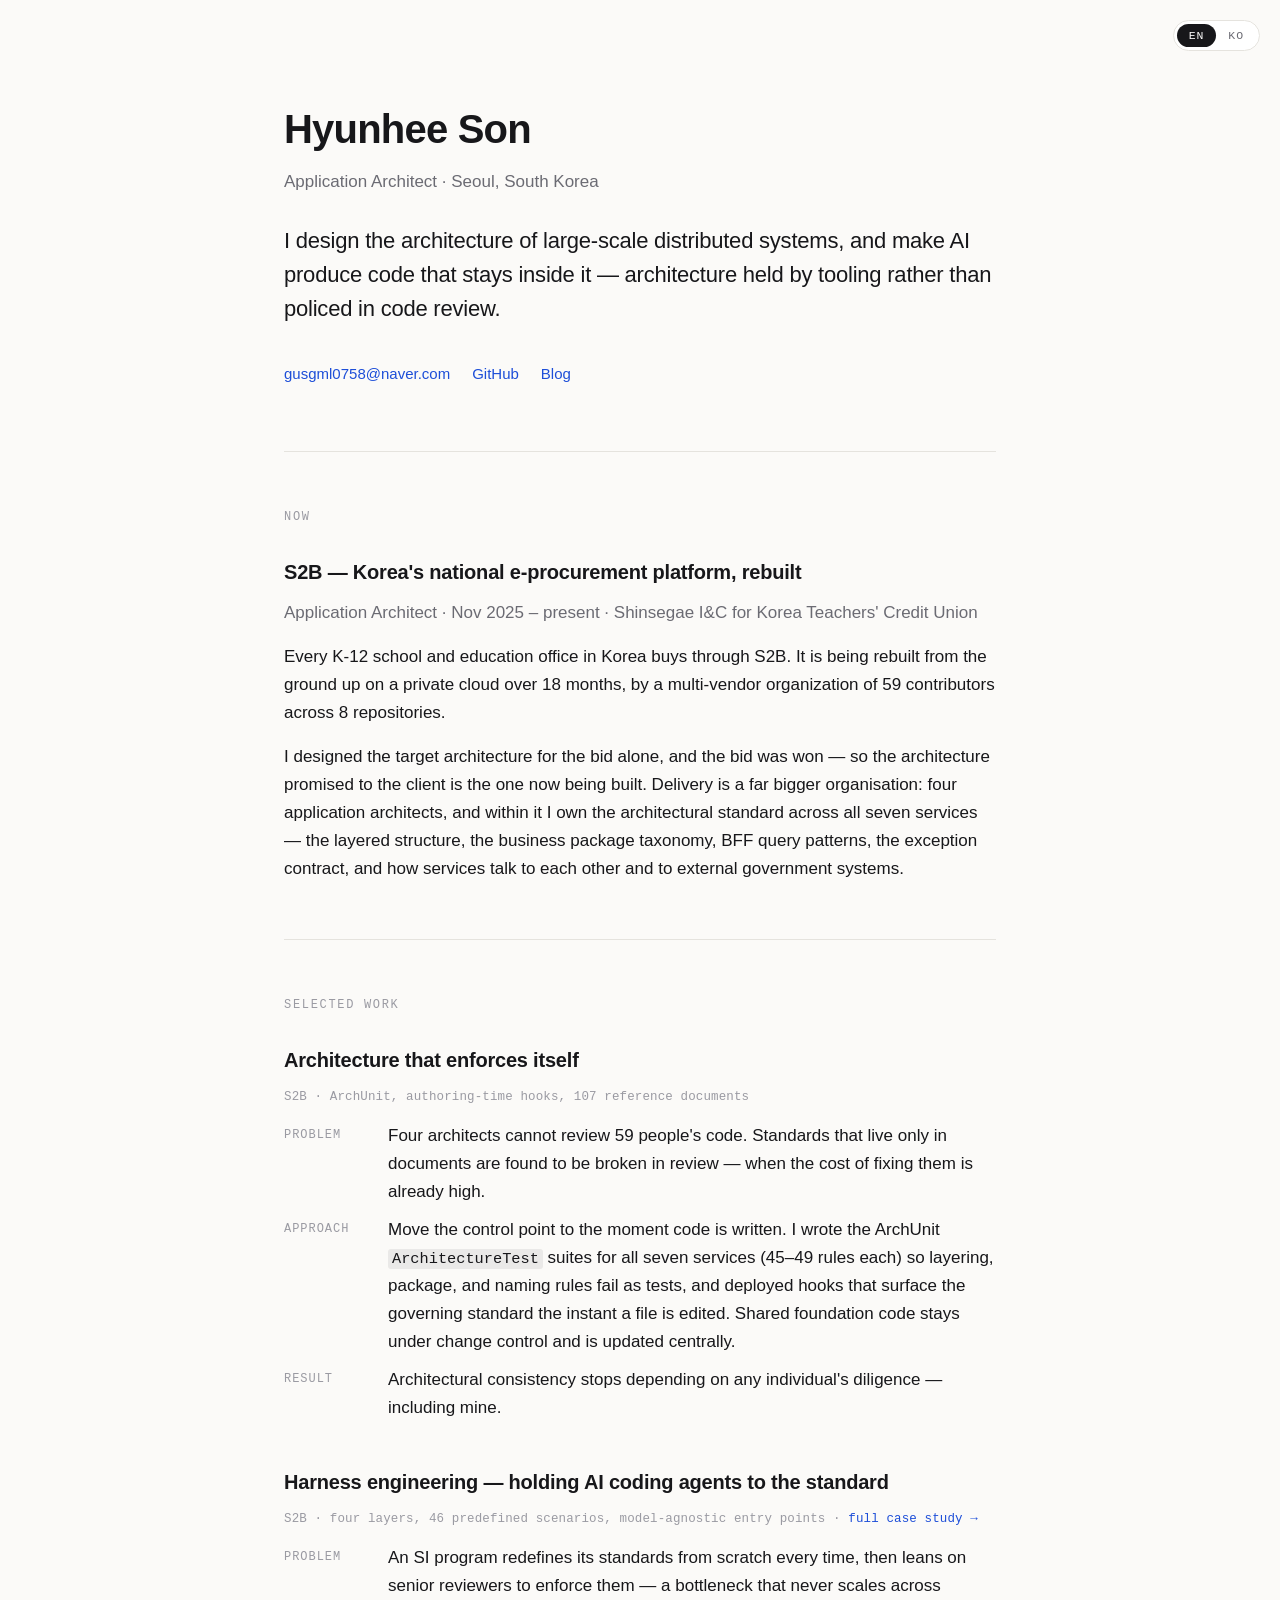
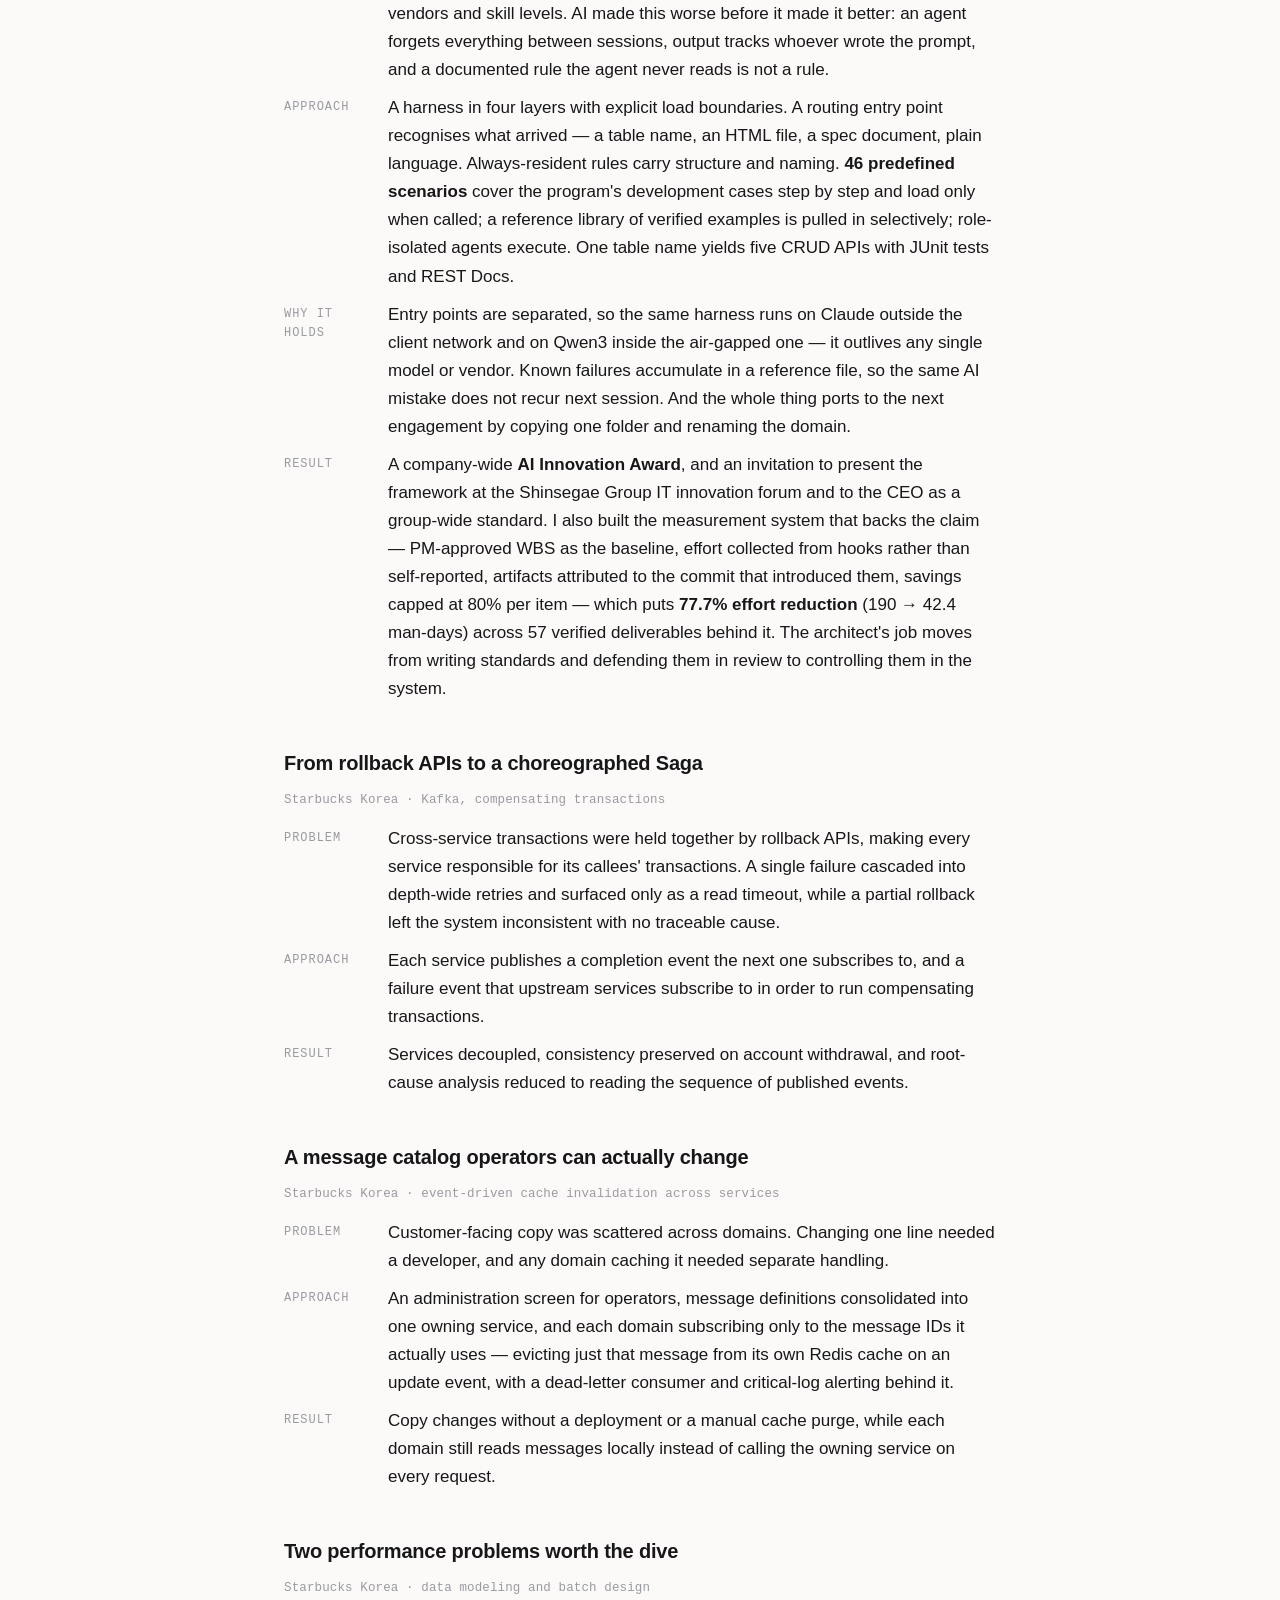
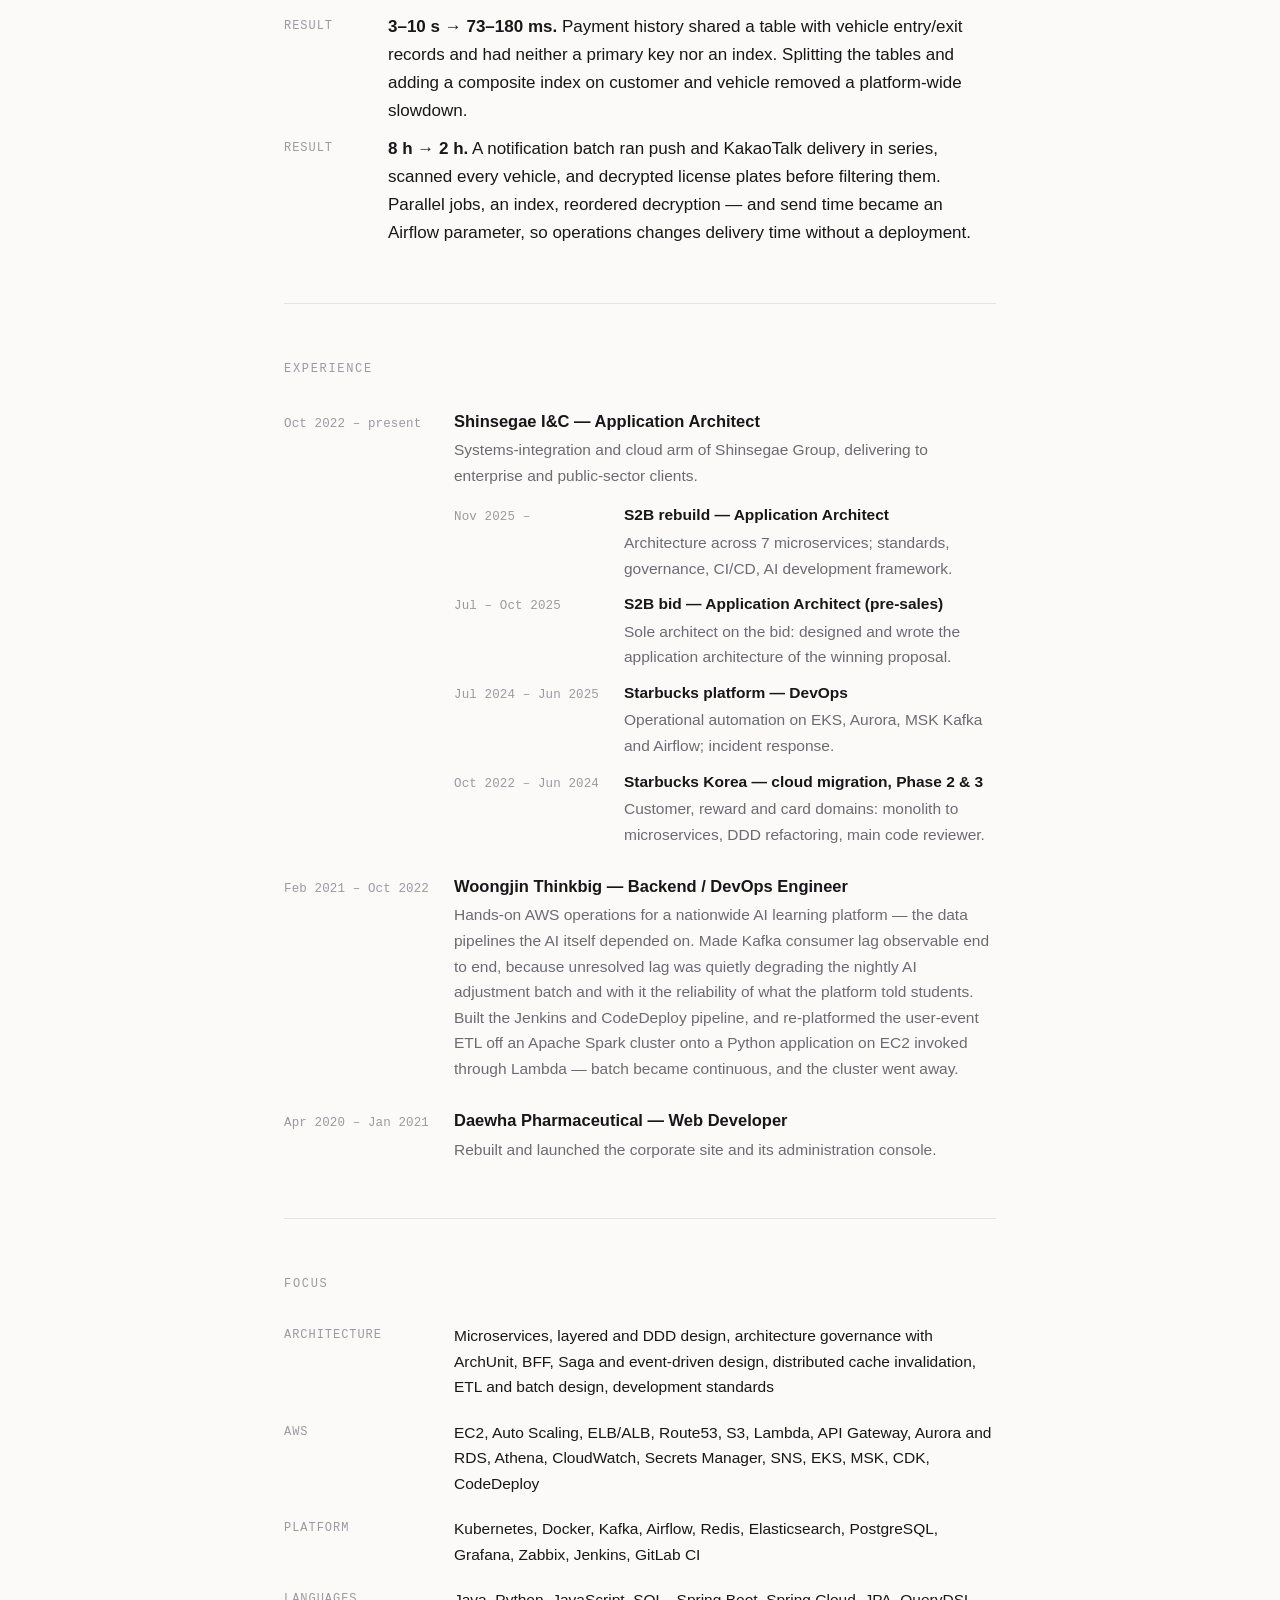
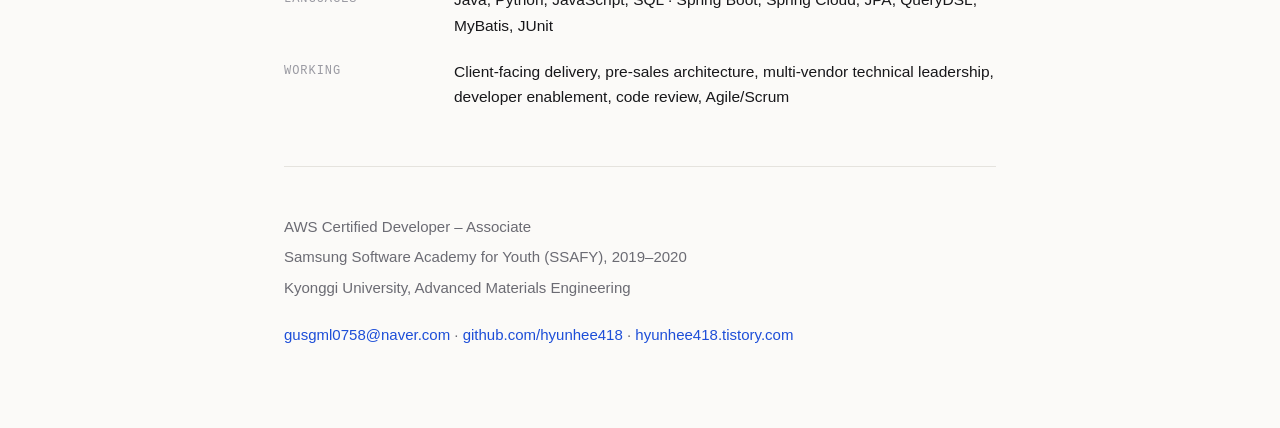
<file: index.html>
<!DOCTYPE html>
<html lang="en">
<head>
<meta charset="utf-8">
<meta name="viewport" content="width=device-width, initial-scale=1">
<title>Hyunhee Son — Application Architect</title>
<meta name="description" content="Application Architect in Seoul. I design application architecture for large-scale modernization programs and build the tooling that keeps a whole delivery organization building to it.">
<link rel="stylesheet" href="css/site.css">
</head>
<body>

<nav class="langswitch" aria-label="Language">
  <button type="button" data-set-lang="en" aria-pressed="true">EN</button>
  <button type="button" data-set-lang="ko" aria-pressed="false">KO</button>
</nav>

<div class="wrap">

<div data-lang="en" class="is-active">
  <header>
    <h1>Hyunhee Son</h1>
    <p class="role">Application Architect · Seoul, South Korea</p>

    <p class="lede">I design the architecture of large-scale distributed systems, and make AI produce code that stays inside it — architecture held by tooling rather than policed in code review.</p>

    <div class="links">
      <a href="mailto:gusgml0758@naver.com">gusgml0758@naver.com</a>
      <a href="https://github.com/hyunhee418">GitHub</a>
      <a href="https://hyunhee418.tistory.com/">Blog</a>
    </div>
  </header>

  <section>
    <p class="label">Now</p>
    <h2>S2B — Korea's national e-procurement platform, rebuilt</h2>
    <p class="muted">Application Architect · Nov 2025 – present · Shinsegae I&amp;C for Korea Teachers' Credit Union</p>
    <p>Every K-12 school and education office in Korea buys through S2B. It is being rebuilt from the ground up on a private cloud over 18 months, by a multi-vendor organization of 59 contributors across 8 repositories.</p>
    <p>I designed the target architecture for the bid alone, and the bid was won — so the architecture promised to the client is the one now being built. Delivery is a far bigger organisation: four application architects, and within it I own the architectural standard across all seven services — the layered structure, the business package taxonomy, BFF query patterns, the exception contract, and how services talk to each other and to external government systems.</p>
  </section>

  <section>
    <p class="label">Selected work</p>
    <div class="work">

      <article class="case">
        <h2>Architecture that enforces itself</h2>
        <p class="meta">S2B · ArchUnit, authoring-time hooks, 107 reference documents</p>
        <dl>
          <dt>Problem</dt>
          <dd>Four architects cannot review 59 people's code. Standards that live only in documents are found to be broken in review — when the cost of fixing them is already high.</dd>
          <dt>Approach</dt>
          <dd>Move the control point to the moment code is written. I wrote the ArchUnit <code>ArchitectureTest</code> suites for all seven services (45–49 rules each) so layering, package, and naming rules fail as tests, and deployed hooks that surface the governing standard the instant a file is edited. Shared foundation code stays under change control and is updated centrally.</dd>
          <dt>Result</dt>
          <dd>Architectural consistency stops depending on any individual's diligence — including mine.</dd>
        </dl>
      </article>

      <article class="case">
        <h2>Harness engineering — holding AI coding agents to the standard</h2>
        <p class="meta">S2B · four layers, 46 predefined scenarios, model-agnostic entry points · <a href="harness/">full case study →</a></p>
        <dl>
          <dt>Problem</dt>
          <dd>An SI program redefines its standards from scratch every time, then leans on senior reviewers to enforce them — a bottleneck that never scales across vendors and skill levels. AI made this worse before it made it better: an agent forgets everything between sessions, output tracks whoever wrote the prompt, and a documented rule the agent never reads is not a rule.</dd>
          <dt>Approach</dt>
          <dd>A harness in four layers with explicit load boundaries. A routing entry point recognises what arrived — a table name, an HTML file, a spec document, plain language. Always-resident rules carry structure and naming. <strong>46 predefined scenarios</strong> cover the program's development cases step by step and load only when called; a reference library of verified examples is pulled in selectively; role-isolated agents execute. One table name yields five CRUD APIs with JUnit tests and REST Docs.</dd>
          <dt>Why it holds</dt>
          <dd>Entry points are separated, so the same harness runs on Claude outside the client network and on Qwen3 inside the air-gapped one — it outlives any single model or vendor. Known failures accumulate in a reference file, so the same AI mistake does not recur next session. And the whole thing ports to the next engagement by copying one folder and renaming the domain.</dd>
          <dt>Result</dt>
          <dd>A company-wide <strong>AI Innovation Award</strong>, and an invitation to present the framework at the Shinsegae Group IT innovation forum and to the CEO as a group-wide standard. I also built the measurement system that backs the claim — PM-approved WBS as the baseline, effort collected from hooks rather than self-reported, artifacts attributed to the commit that introduced them, savings capped at 80% per item — which puts <strong>77.7% effort reduction</strong> (190 → 42.4 man-days) across 57 verified deliverables behind it. The architect's job moves from writing standards and defending them in review to controlling them in the system.</dd>
        </dl>
      </article>

      <article class="case">
        <h2>From rollback APIs to a choreographed Saga</h2>
        <p class="meta">Starbucks Korea · Kafka, compensating transactions</p>
        <dl>
          <dt>Problem</dt>
          <dd>Cross-service transactions were held together by rollback APIs, making every service responsible for its callees' transactions. A single failure cascaded into depth-wide retries and surfaced only as a read timeout, while a partial rollback left the system inconsistent with no traceable cause.</dd>
          <dt>Approach</dt>
          <dd>Each service publishes a completion event the next one subscribes to, and a failure event that upstream services subscribe to in order to run compensating transactions.</dd>
          <dt>Result</dt>
          <dd>Services decoupled, consistency preserved on account withdrawal, and root-cause analysis reduced to reading the sequence of published events.</dd>
        </dl>
      </article>

      <article class="case">
        <h2>A message catalog operators can actually change</h2>
        <p class="meta">Starbucks Korea · event-driven cache invalidation across services</p>
        <dl>
          <dt>Problem</dt>
          <dd>Customer-facing copy was scattered across domains. Changing one line needed a developer, and any domain caching it needed separate handling.</dd>
          <dt>Approach</dt>
          <dd>An administration screen for operators, message definitions consolidated into one owning service, and each domain subscribing only to the message IDs it actually uses — evicting just that message from its own Redis cache on an update event, with a dead-letter consumer and critical-log alerting behind it.</dd>
          <dt>Result</dt>
          <dd>Copy changes without a deployment or a manual cache purge, while each domain still reads messages locally instead of calling the owning service on every request.</dd>
        </dl>
      </article>

      <article class="case">
        <h2>Two performance problems worth the dive</h2>
        <p class="meta">Starbucks Korea · data modeling and batch design</p>
        <dl>
          <dt>Result</dt>
          <dd><strong>3–10 s → 73–180 ms.</strong> Payment history shared a table with vehicle entry/exit records and had neither a primary key nor an index. Splitting the tables and adding a composite index on customer and vehicle removed a platform-wide slowdown.</dd>
          <dt>Result</dt>
          <dd><strong>8 h → 2 h.</strong> A notification batch ran push and KakaoTalk delivery in series, scanned every vehicle, and decrypted license plates before filtering them. Parallel jobs, an index, reordered decryption — and send time became an Airflow parameter, so operations changes delivery time without a deployment.</dd>
        </dl>
      </article>

    </div>
  </section>

  <section>
    <p class="label">Experience</p>
    <div class="roles">

      <div class="role-row">
        <span class="when">Oct 2022 – present</span>
        <div>
          <h3>Shinsegae I&amp;C — Application Architect</h3>
          <p>Systems-integration and cloud arm of Shinsegae Group, delivering to enterprise and public-sector clients.</p>
          <div class="sub">
            <div class="role-row">
              <span class="when">Nov 2025 –</span>
              <div><h3>S2B rebuild — Application Architect</h3><p>Architecture across 7 microservices; standards, governance, CI/CD, AI development framework.</p></div>
            </div>
            <div class="role-row">
              <span class="when">Jul – Oct 2025</span>
              <div><h3>S2B bid — Application Architect (pre-sales)</h3><p>Sole architect on the bid: designed and wrote the application architecture of the winning proposal.</p></div>
            </div>
            <div class="role-row">
              <span class="when">Jul 2024 – Jun 2025</span>
              <div><h3>Starbucks platform — DevOps</h3><p>Operational automation on EKS, Aurora, MSK Kafka and Airflow; incident response.</p></div>
            </div>
            <div class="role-row">
              <span class="when">Oct 2022 – Jun 2024</span>
              <div><h3>Starbucks Korea — cloud migration, Phase 2 &amp; 3</h3><p>Customer, reward and card domains: monolith to microservices, DDD refactoring, main code reviewer.</p></div>
            </div>
          </div>
        </div>
      </div>

      <div class="role-row">
        <span class="when">Feb 2021 – Oct 2022</span>
        <div>
          <h3>Woongjin Thinkbig — Backend / DevOps Engineer</h3>
          <p>Hands-on AWS operations for a nationwide AI learning platform — the data pipelines the AI itself depended on. Made Kafka consumer lag observable end to end, because unresolved lag was quietly degrading the nightly AI adjustment batch and with it the reliability of what the platform told students. Built the Jenkins and CodeDeploy pipeline, and re-platformed the user-event ETL off an Apache Spark cluster onto a Python application on EC2 invoked through Lambda — batch became continuous, and the cluster went away.</p>
        </div>
      </div>

      <div class="role-row">
        <span class="when">Apr 2020 – Jan 2021</span>
        <div>
          <h3>Daewha Pharmaceutical — Web Developer</h3>
          <p>Rebuilt and launched the corporate site and its administration console.</p>
        </div>
      </div>

    </div>
  </section>

  <section>
    <p class="label">Focus</p>
    <div class="focus">
      <div class="focus-row"><span class="k">Architecture</span><span class="v">Microservices, layered and DDD design, architecture governance with ArchUnit, BFF, Saga and event-driven design, distributed cache invalidation, ETL and batch design, development standards</span></div>
      <div class="focus-row"><span class="k">AWS</span><span class="v">EC2, Auto Scaling, ELB/ALB, Route53, S3, Lambda, API Gateway, Aurora and RDS, Athena, CloudWatch, Secrets Manager, SNS, EKS, MSK, CDK, CodeDeploy</span></div>
      <div class="focus-row"><span class="k">Platform</span><span class="v">Kubernetes, Docker, Kafka, Airflow, Redis, Elasticsearch, PostgreSQL, Grafana, Zabbix, Jenkins, GitLab CI</span></div>
      <div class="focus-row"><span class="k">Languages</span><span class="v">Java, Python, JavaScript, SQL · Spring Boot, Spring Cloud, JPA, QueryDSL, MyBatis, JUnit</span></div>
      <div class="focus-row"><span class="k">Working</span><span class="v">Client-facing delivery, pre-sales architecture, multi-vendor technical leadership, developer enablement, code review, Agile/Scrum</span></div>
    </div>
  </section>

  <footer>
    <ul>
      <li>AWS Certified Developer – Associate</li>
      <li>Samsung Software Academy for Youth (SSAFY), 2019–2020</li>
      <li>Kyonggi University, Advanced Materials Engineering</li>
    </ul>
    <p><a href="mailto:gusgml0758@naver.com">gusgml0758@naver.com</a> · <a href="https://github.com/hyunhee418">github.com/hyunhee418</a> · <a href="https://hyunhee418.tistory.com/">hyunhee418.tistory.com</a></p>
  </footer>
</div>

<div data-lang="ko">
  <header>
    <h1>손현희</h1>
    <p class="role">Application Architect · 서울</p>

    <p class="lede">대규모 분산 시스템의 아키텍처를 설계하고, 그 표준 안에서 AI가 동작하도록 만듭니다. 아키텍처가 코드리뷰가 아니라 도구로 지켜지게 하는 일입니다.</p>

    <div class="links">
      <a href="mailto:gusgml0758@naver.com">gusgml0758@naver.com</a>
      <a href="https://github.com/hyunhee418">GitHub</a>
      <a href="https://hyunhee418.tistory.com/">Blog</a>
    </div>
  </header>

  <section>
    <p class="label">Now</p>
    <h2>S2B — 전국 학교가 쓰는 전자조달 플랫폼 재구축</h2>
    <p class="muted">Application Architect · 2025.11 – 현재 · 신세계아이앤씨 / 한국교직원공제회</p>
    <p>전국의 모든 초·중·고와 교육기관이 S2B를 통해 물품을 구매합니다. 이 시스템을 18개월에 걸쳐 프라이빗 클라우드 기반으로 전면 재구축하는 사업이고, 8개 저장소에 59명이 다벤더로 참여합니다.</p>
    <p>제안 단계에서는 혼자 목표 아키텍처를 설계했고, 그 제안이 수주로 이어졌습니다. 고객에게 약속한 아키텍처를 지금 그대로 구현하고 있는 셈입니다. 구축 단계는 훨씬 큰 조직입니다. 애플리케이션 아키텍트가 네 명이고, 그중 저는 7개 서비스를 가로지르는 아키텍처 표준을 담당합니다. 계층 구조, 업무 패키지 체계, BFF 조회 패턴, 예외 처리 규약, 그리고 서비스 간·대외기관 연계 방식을 정의합니다.</p>
  </section>

  <section>
    <p class="label">주요 작업</p>
    <div class="work">

      <article class="case">
        <h2>스스로 지켜지는 아키텍처</h2>
        <p class="meta">S2B · ArchUnit, 작성 시점 Hook, 표준 문서 107건</p>
        <dl>
          <dt>문제</dt>
          <dd>아키텍트 네 명이 59명의 코드를 전부 리뷰할 수는 없습니다. 문서로만 존재하는 표준은 리뷰 시점에야 위반이 발견되고, 그때는 이미 수정 비용이 큽니다.</dd>
          <dt>접근</dt>
          <dd>통제 지점을 코드가 작성되는 순간으로 옮겼습니다. 7개 서비스 전체의 ArchUnit <code>ArchitectureTest</code>를 직접 작성해(서비스당 45~49개 규칙) 계층 의존·패키지·명명 규칙이 테스트로 실패하게 만들고, 파일을 편집하는 즉시 해당 표준을 제시하는 Hook을 배포했습니다. 공통 기반 코드는 변경 통제 대상으로 두고 중앙에서 일괄 적용합니다.</dd>
          <dt>결과</dt>
          <dd>아키텍처 일관성이 개인의 숙련도나 주의력에 의존하지 않게 되었습니다. 저 자신을 포함해서요.</dd>
        </dl>
      </article>

      <article class="case">
        <h2>하네스 엔지니어링 — AI가 표준을 지키게 만드는 일</h2>
        <p class="meta">S2B · 4계층 구조, 46개 시나리오 사전 정의, 도구 독립적 진입점 · <a href="harness/#ko">상세 보기 →</a></p>
        <dl>
          <dt>문제</dt>
          <dd>SI 사업은 매번 표준을 처음부터 다시 정의하고, 결국 시니어의 PR 검증에 의존합니다. 인력 수준 편차와 협력사별 해석 차이를 사람이 감당하는 구조는 확장되지 않습니다. AI는 이 문제를 먼저 키웠습니다. 세션이 바뀌면 기억을 잃고, 결과는 프롬프트를 쓴 사람 실력을 따라가며, 읽히지 않는 규칙은 규칙이 아닙니다.</dd>
          <dt>접근</dt>
          <dd>로드 경계를 명확히 나눈 4계층 하네스를 만들었습니다. 진입점이 입력 유형을 판별하고(테이블명·HTML·스펙 문서·자연어), 상주 규칙이 구조와 명명을 담당합니다. <strong>46개 시나리오</strong>가 사업의 개발 케이스를 단계별로 정의해 호출 시에만 로드되고, 검증된 예시는 필요한 것만 선택적으로 참조하며, 역할별로 격리된 에이전트가 실행합니다. 테이블명 한 단어를 넣으면 CRUD API 5개와 JUnit 테스트, REST Docs 명세가 나옵니다.</dd>
          <dt>버티는 이유</dt>
          <dd>진입점을 분리해서 외부망 Claude와 내부망 Qwen3에서 같은 하네스가 동작합니다. 특정 모델이나 벤더보다 오래 살아남는다는 뜻입니다. 발생한 오류는 Reference 파일에 누적되어 다음 세션에서 같은 실수가 반복되지 않습니다. 그리고 폴더 하나를 복사해 도메인명만 바꾸면 다음 사업에서 그대로 작동합니다.</dd>
          <dt>결과</dt>
          <dd><strong>전사 AI 혁신상</strong> 수상. 신세계그룹 IT 혁신 포럼과 CEO 대상 발표에 그룹 표준으로 제안되었습니다. 주장의 근거가 될 측정 체계도 함께 만들었습니다. PM 승인 WBS를 기준선으로 두고, 공수는 자기신고가 아니라 Hook으로 수집하고, 산출물은 그것을 처음 만든 커밋에 귀속시키고, 인정 절감률에는 건당 80% 상한을 두어 <strong>공수 77.7% 절감</strong>(190MD → 42.4MD)을 확인했습니다. AA의 일이 표준을 문서로 쓰고 리뷰에서 설득하는 것에서, 시스템으로 통제하는 것으로 옮겨갔습니다.</dd>
        </dl>
      </article>

      <article class="case">
        <h2>Rollback API에서 코레오그래피 Saga로</h2>
        <p class="meta">스타벅스 코리아 · Kafka, 보상 트랜잭션</p>
        <dl>
          <dt>문제</dt>
          <dd>서비스 간 트랜잭션이 rollback API로 묶여 있어, 각 서비스가 자신이 호출하는 서비스의 트랜잭션까지 책임지는 구조였습니다. 한 곳의 장애가 호출 depth만큼 retry로 연쇄되어 결국 read timeout으로만 드러났고, 부분 롤백만 수행되면 일관성이 깨진 채 원인을 추적할 수 없었습니다.</dd>
          <dt>접근</dt>
          <dd>각 서비스가 완료 이벤트를 발행하면 다음 서비스가 구독해 이어받고, 장애 시에는 장애 이벤트를 발행해 상위 서비스가 보상 트랜잭션을 수행하도록 재설계했습니다.</dd>
          <dt>결과</dt>
          <dd>서비스 간 결합이 사라지고 회원 탈퇴의 데이터 일관성이 유지되었으며, 원인 파악이 발행된 이벤트 순서를 읽는 일로 단순해졌습니다.</dd>
        </dl>
      </article>

      <article class="case">
        <h2>운영자가 직접 바꿀 수 있는 메시지 체계</h2>
        <p class="meta">스타벅스 코리아 · 이벤트 기반 도메인별 캐시 무효화</p>
        <dl>
          <dt>문제</dt>
          <dd>고객에게 노출되는 문구가 각 도메인에 흩어져 있었습니다. 한 줄을 바꾸는 데 개발자가 필요했고, 캐시를 쓰는 도메인은 반영을 위해 별도 조치가 필요했습니다.</dd>
          <dt>접근</dt>
          <dd>운영자용 관리 화면을 만들고 메시지 정의를 단일 소유 서비스로 모았습니다. 각 도메인은 자신이 실제로 쓰는 메시지 번호만 구독하고, 변경 이벤트를 받으면 해당 메시지만 자기 Redis 캐시에서 무효화합니다. 뒤에는 DLQ 컨슈머와 크리티컬 로그 알림을 두었습니다.</dd>
          <dt>결과</dt>
          <dd>배포나 수동 캐시 삭제 없이 문구를 바꿀 수 있게 되었고, 각 도메인은 여전히 매 요청마다 소유 서비스를 호출하지 않고 로컬 캐시로 처리합니다.</dd>
        </dl>
      </article>

      <article class="case">
        <h2>파고들 가치가 있었던 성능 문제 두 건</h2>
        <p class="meta">스타벅스 코리아 · 데이터 모델링과 배치 설계</p>
        <dl>
          <dt>결과</dt>
          <dd><strong>3~10초 → 73~180ms.</strong> 결제 이력이 차량 입출차 이력과 같은 테이블에 쌓이면서 프라이머리키도 인덱스도 없는 상태였습니다. 테이블을 분리하고 고객·차량 복합 인덱스를 추가해 시스템 전반의 성능 저하를 제거했습니다.</dd>
          <dt>결과</dt>
          <dd><strong>8시간 → 2시간.</strong> 알림 배치가 push와 kakao를 직렬로 처리하고, 전체 차량을 조회하고, 필터 전에 차량번호를 복호화하고 있었습니다. Job 병렬화와 인덱스 추가, 복호화 순서 변경에 더해 발송 시간을 Airflow 파라미터로 빼내어 운영자가 배포 없이 조정할 수 있게 했습니다.</dd>
        </dl>
      </article>

    </div>
  </section>

  <section>
    <p class="label">경력</p>
    <div class="roles">

      <div class="role-row">
        <span class="when">2022.10 – 현재</span>
        <div>
          <h3>신세계아이앤씨 — Application Architect</h3>
          <p>신세계그룹의 SI·클라우드 부문. 기업 및 공공 고객사 대상 구축 사업을 수행합니다.</p>
          <div class="sub">
            <div class="role-row">
              <span class="when">2025.11 –</span>
              <div><h3>S2B 재구축 — Application Architect</h3><p>7개 마이크로서비스 아키텍처, 개발 표준과 통제, CI/CD, AI 개발 프레임워크.</p></div>
            </div>
            <div class="role-row">
              <span class="when">2025.07 – 10</span>
              <div><h3>S2B 제안 — Application Architect</h3><p>제안 단계 단독 아키텍트로서 수주한 제안서의 애플리케이션 아키텍처를 설계하고 작성.</p></div>
            </div>
            <div class="role-row">
              <span class="when">2024.07 – 2025.06</span>
              <div><h3>스타벅스 플랫폼 — DevOps</h3><p>EKS·Aurora·MSK Kafka·Airflow 운영과 운영성 자동화, 장애 대응.</p></div>
            </div>
            <div class="role-row">
              <span class="when">2022.10 – 2024.06</span>
              <div><h3>스타벅스 코리아 — 클라우드 마이그레이션 Phase 2·3</h3><p>고객·리워드·카드 도메인. 모놀리스에서 마이크로서비스로, DDD 리팩토링, Main Reviewer.</p></div>
            </div>
          </div>
        </div>
      </div>

      <div class="role-row">
        <span class="when">2021.02 – 2022.10</span>
        <div>
          <h3>웅진씽크빅 — Backend / DevOps Engineer</h3>
          <p>전국 단위 AI 학습 플랫폼의 AWS 인프라와 애플리케이션을 직접 운영했습니다 — AI가 의존하는 데이터 파이프라인 쪽입니다. Kafka 컨슈머 지연을 끝단까지 관측 가능하게 만들었는데, 해소되지 않는 지연이 새벽 AI 조정 배치의 정확도를, 결국 플랫폼이 학생에게 내놓는 답의 신뢰도를 떨어뜨리고 있었기 때문입니다. Jenkins·CodeDeploy 파이프라인을 구축하고, 사용자 이벤트 ETL을 Apache Spark 클러스터에서 EC2의 Python 애플리케이션으로 옮겼습니다. 배치는 실시간이 되었고 클러스터는 사라졌습니다.</p>
        </div>
      </div>

      <div class="role-row">
        <span class="when">2020.04 – 2021.01</span>
        <div>
          <h3>대화제약 — Web Developer</h3>
          <p>기업 홈페이지와 관리자 페이지를 재구축하여 오픈했습니다.</p>
        </div>
      </div>

    </div>
  </section>

  <section>
    <p class="label">기술</p>
    <div class="focus">
      <div class="focus-row"><span class="k">아키텍처</span><span class="v">마이크로서비스, 계층형·DDD 설계, ArchUnit 기반 아키텍처 통제, BFF, Saga와 이벤트 기반 설계, 분산 캐시 무효화, ETL·배치 설계, 개발 표준</span></div>
      <div class="focus-row"><span class="k">AWS</span><span class="v">EC2, Auto Scaling, ELB/ALB, Route53, S3, Lambda, API Gateway, Aurora·RDS, Athena, CloudWatch, Secrets Manager, SNS, EKS, MSK, CDK, CodeDeploy</span></div>
      <div class="focus-row"><span class="k">플랫폼</span><span class="v">Kubernetes, Docker, Kafka, Airflow, Redis, Elasticsearch, PostgreSQL, Grafana, Zabbix, Jenkins, GitLab CI</span></div>
      <div class="focus-row"><span class="k">언어</span><span class="v">Java, Python, JavaScript, SQL · Spring Boot, Spring Cloud, JPA, QueryDSL, MyBatis, JUnit</span></div>
      <div class="focus-row"><span class="k">일하는 방식</span><span class="v">고객 대면 구축, 제안 아키텍처, 다벤더 기술 리딩, 개발자 지원, 코드리뷰, Agile/Scrum</span></div>
    </div>
  </section>

  <footer>
    <ul>
      <li>AWS Certified Developer – Associate</li>
      <li>삼성 청년 SW 아카데미(SSAFY), 2019–2020</li>
      <li>경기대학교 신소재공학</li>
    </ul>
    <p><a href="mailto:gusgml0758@naver.com">gusgml0758@naver.com</a> · <a href="https://github.com/hyunhee418">github.com/hyunhee418</a> · <a href="https://hyunhee418.tistory.com/">hyunhee418.tistory.com</a></p>
  </footer>

</div>

</div>

<script>
(function () {
  var buttons = document.querySelectorAll('[data-set-lang]');
  var blocks = document.querySelectorAll('[data-lang]');
  var titles = { en: 'Hyunhee Son — Application Architect', ko: '손현희 — Application Architect' };

  function apply(lang, remember) {
    if (lang !== 'ko') lang = 'en';
    blocks.forEach(function (b) { b.classList.toggle('is-active', b.dataset.lang === lang); });
    buttons.forEach(function (b) { b.setAttribute('aria-pressed', String(b.dataset.setLang === lang)); });
    document.documentElement.lang = lang;
    document.title = titles[lang];
    if (remember) {
      try { localStorage.setItem('lang', lang); } catch (e) {}
      history.replaceState(null, '', lang === 'ko' ? '#ko' : location.pathname);
    }
  }

  function initial() {
    if (location.hash === '#ko') return 'ko';
    if (location.hash === '#en') return 'en';
    try { var s = localStorage.getItem('lang'); if (s) return s; } catch (e) {}
    return (navigator.language || '').toLowerCase().indexOf('ko') === 0 ? 'ko' : 'en';
  }

  buttons.forEach(function (b) {
    b.addEventListener('click', function () { apply(b.dataset.setLang, true); });
  });

  apply(initial(), false);
})();
</script>

</body>
</html>
</file>
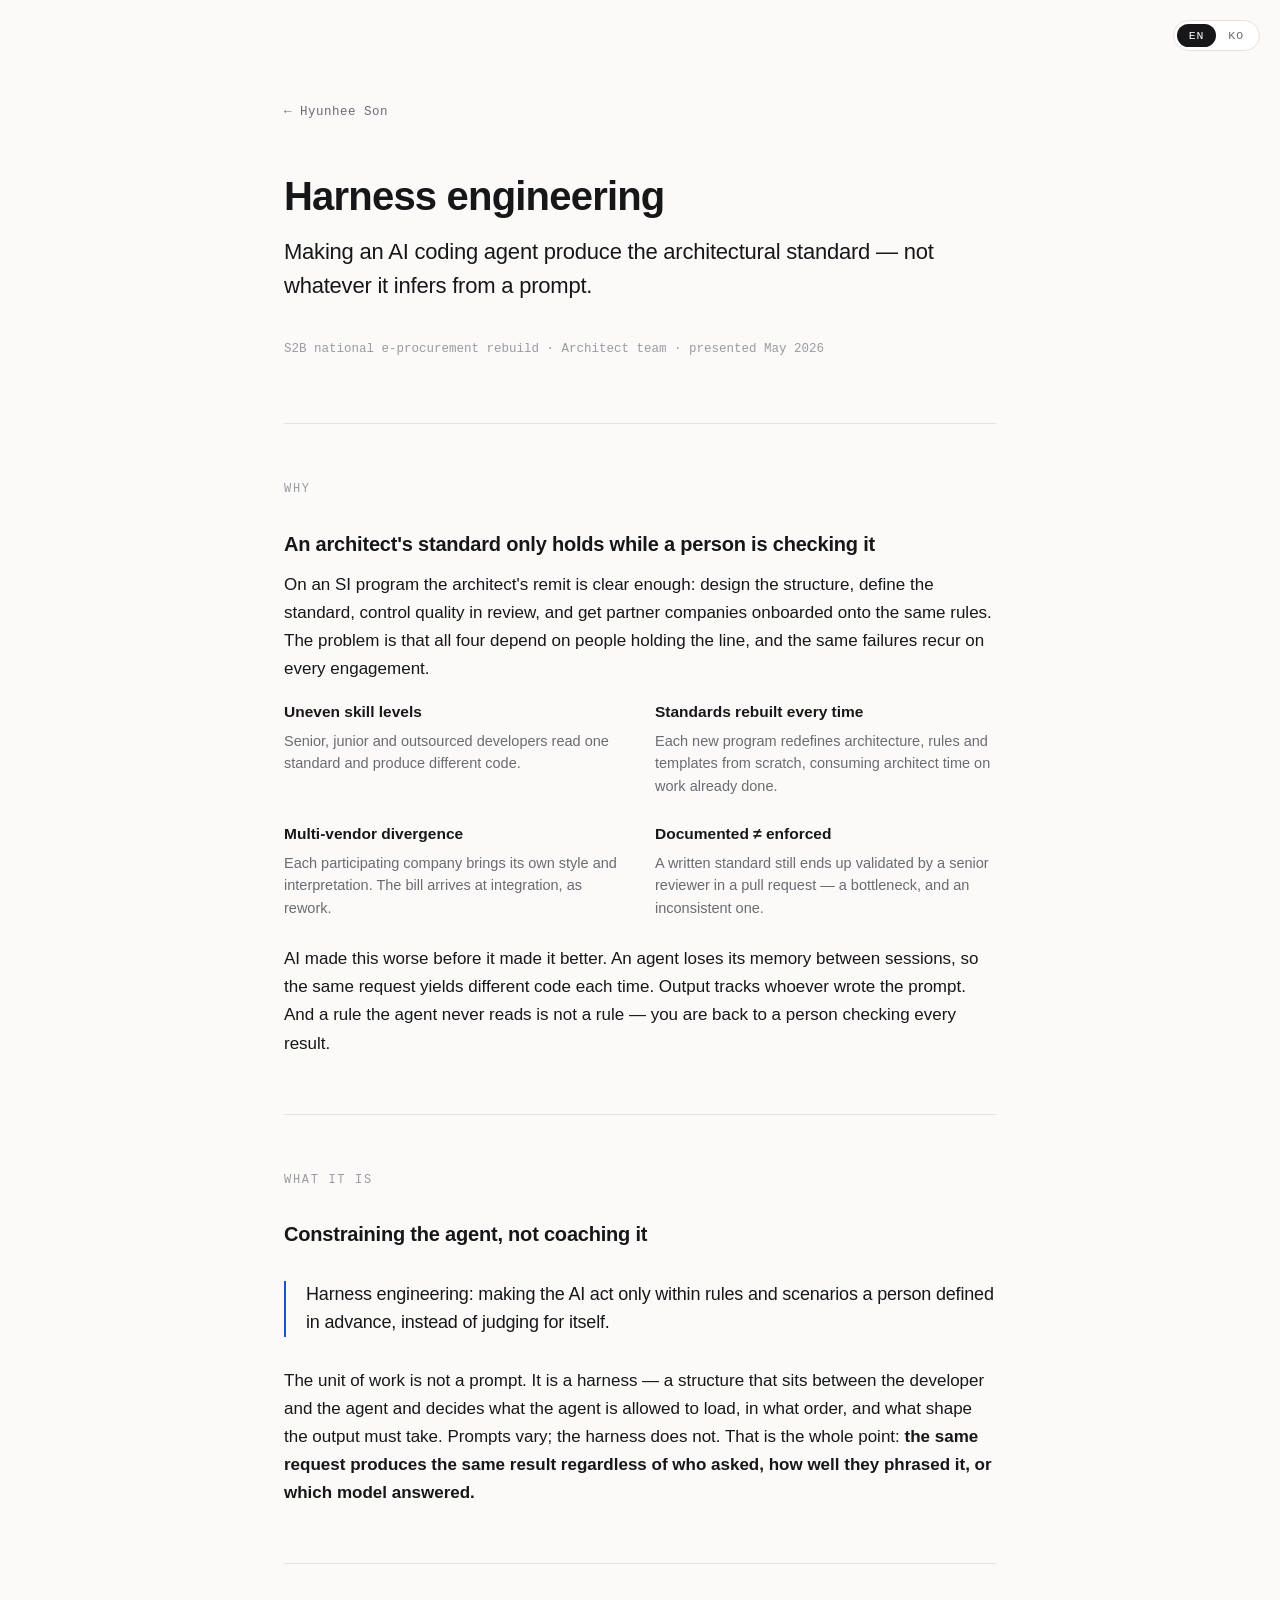
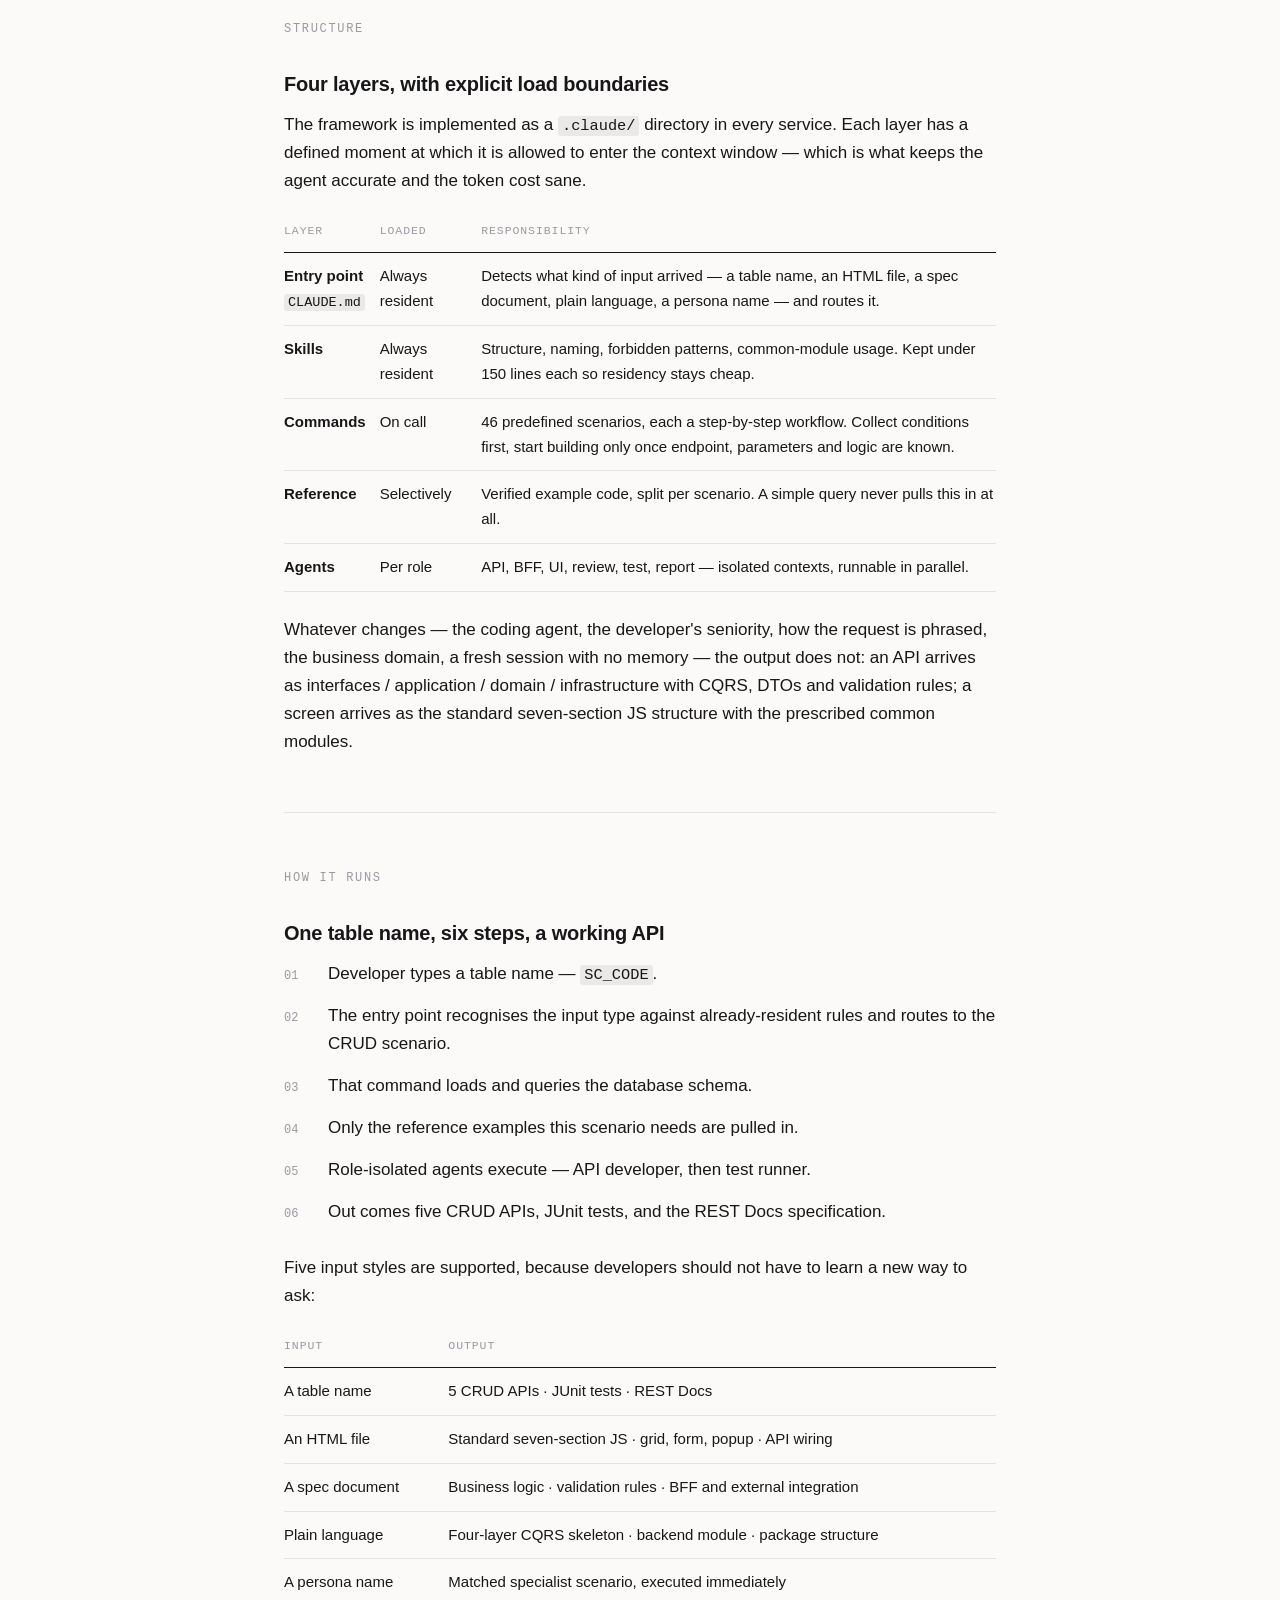
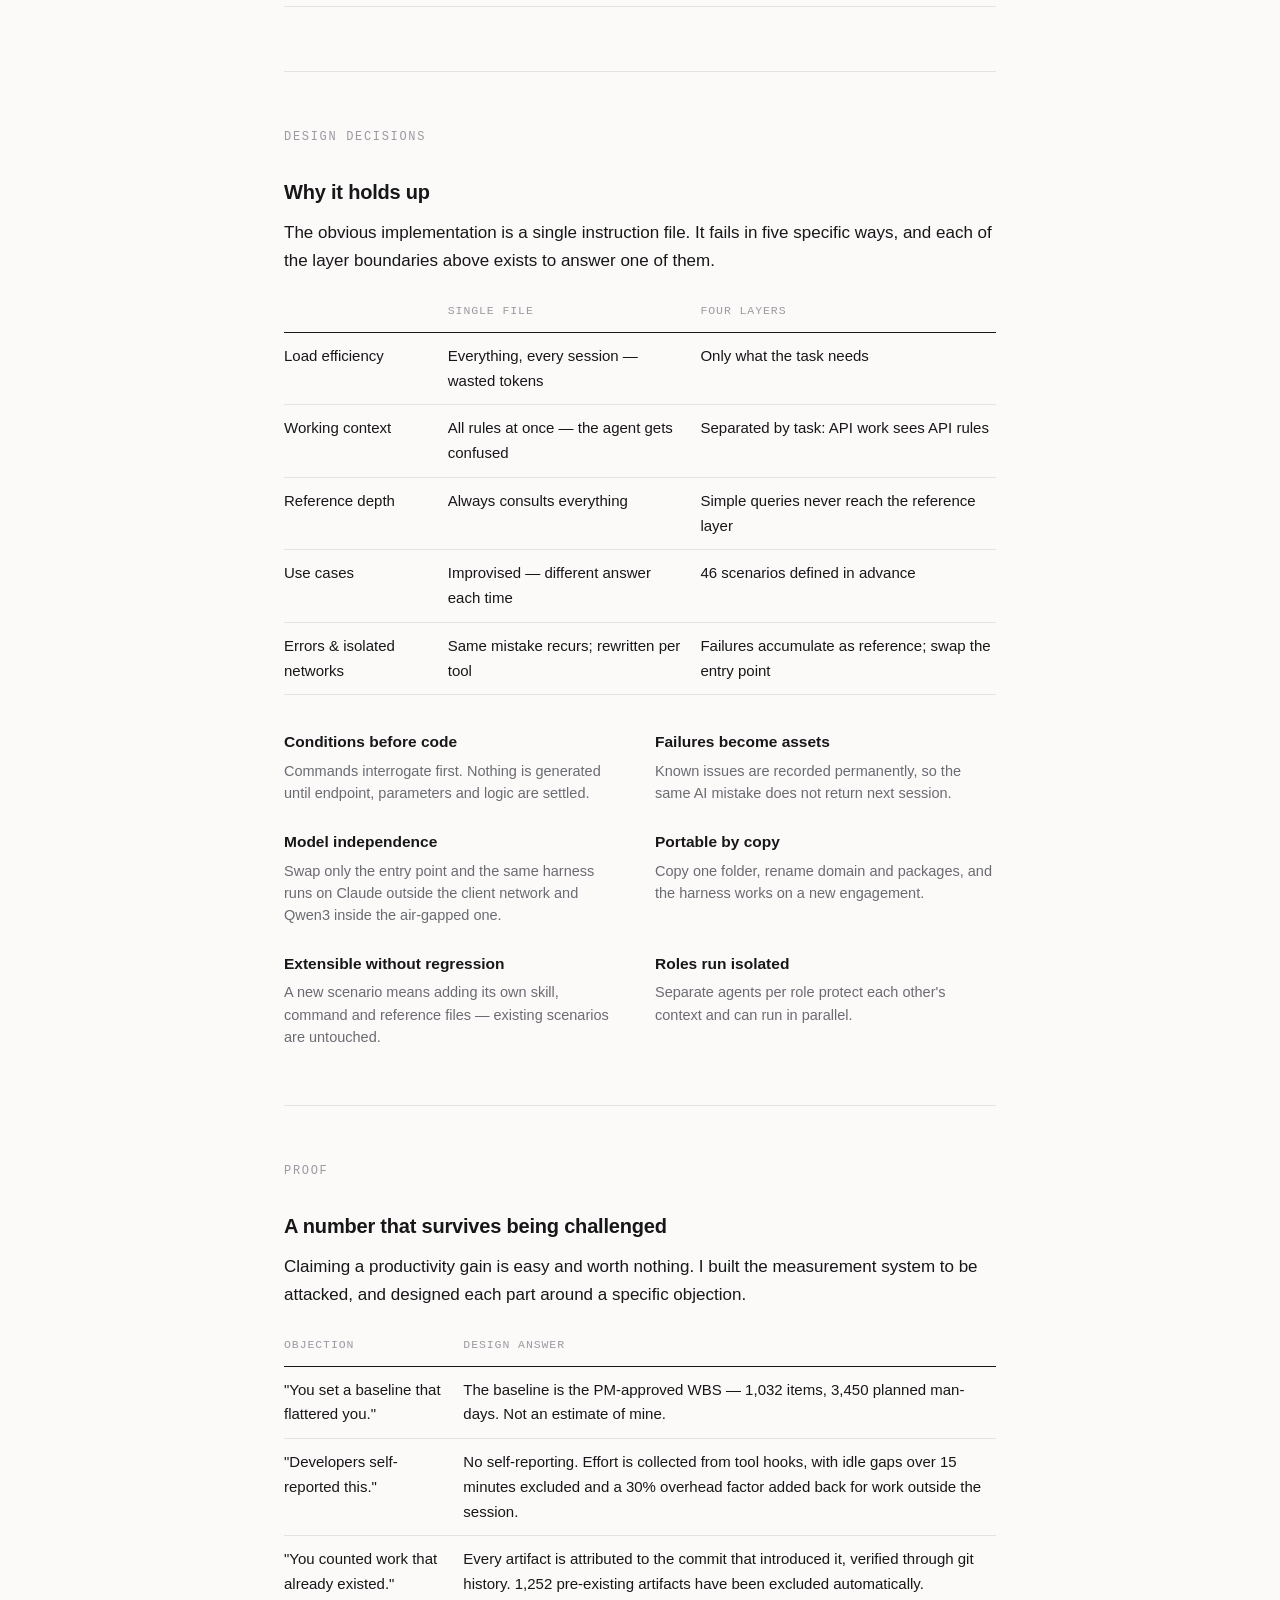
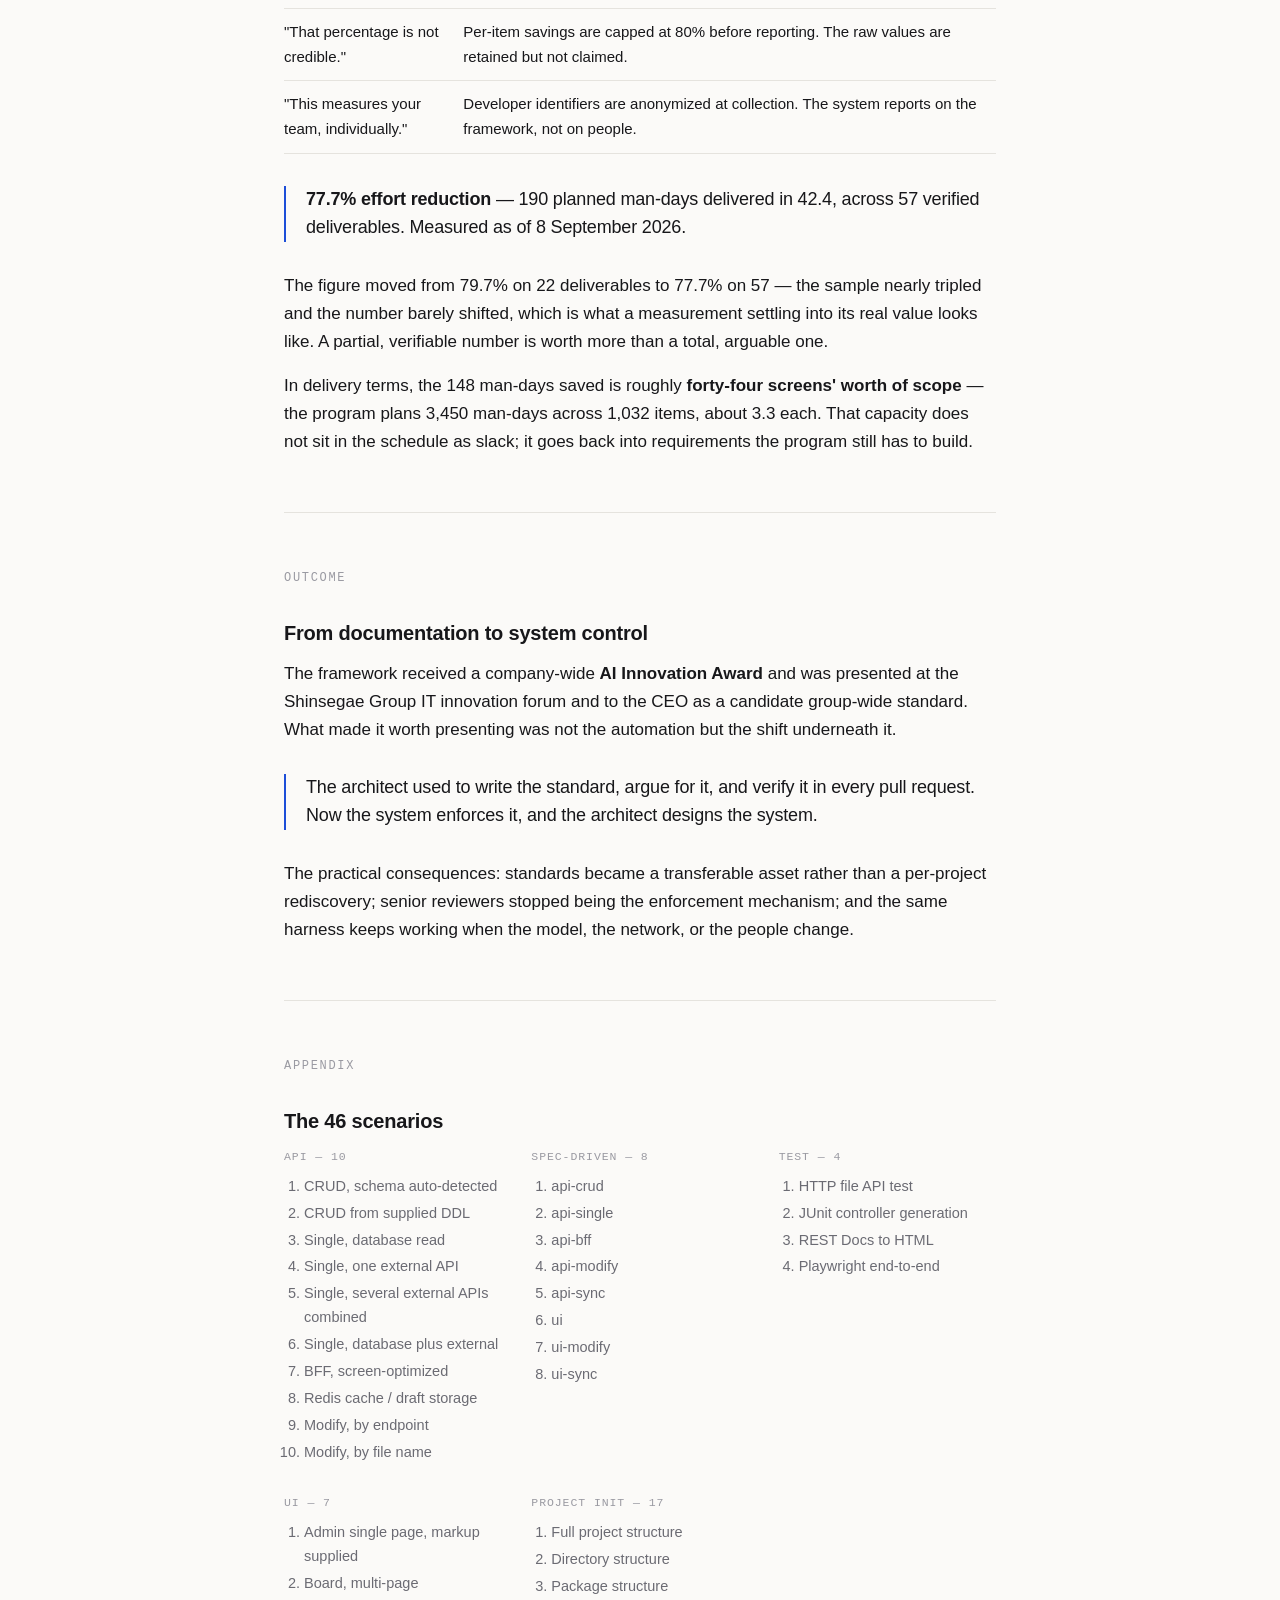
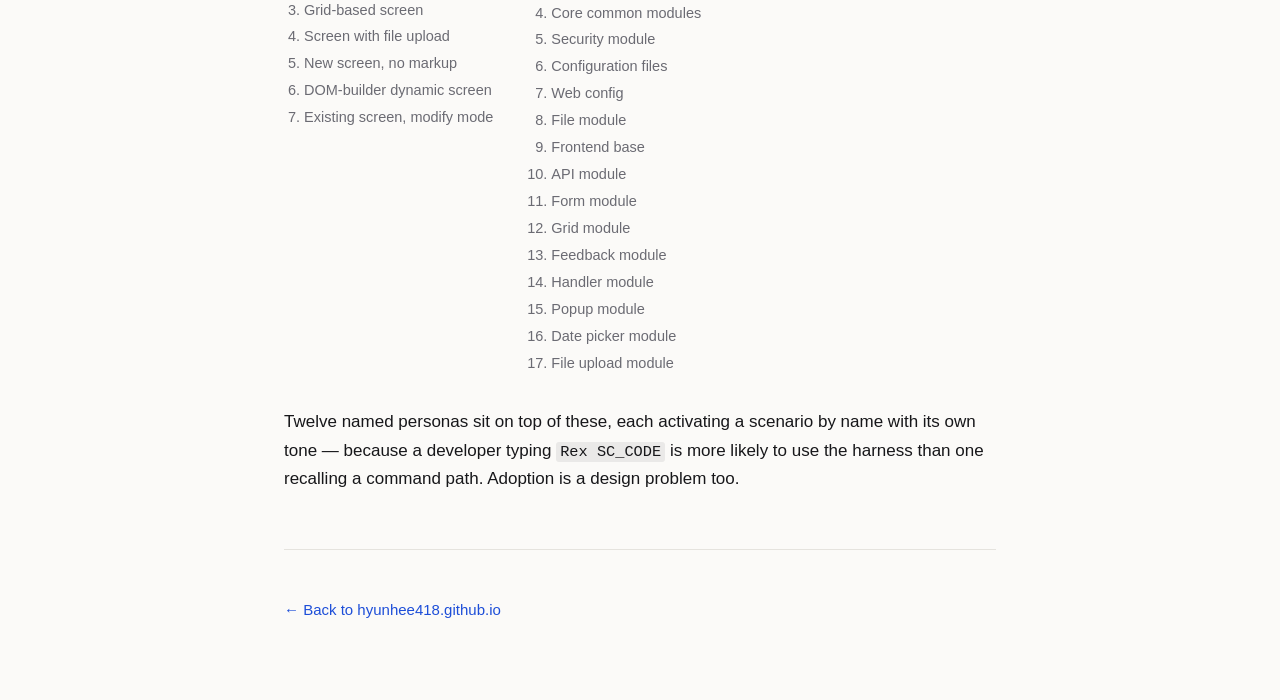
<file: harness/index.html>
<!DOCTYPE html>
<html lang="en">
<head>
<meta charset="utf-8">
<meta name="viewport" content="width=device-width, initial-scale=1">
<title>Harness Engineering — Hyunhee Son</title>
<meta name="description" content="A four-layer harness that constrains AI coding agents to an architectural standard: 46 predefined scenarios, model-agnostic entry points, and the measurement system that proved a 77.7% effort reduction.">
<link rel="stylesheet" href="../css/site.css">
</head>
<body>

<nav class="langswitch" aria-label="Language">
  <button type="button" data-set-lang="en" aria-pressed="true">EN</button>
  <button type="button" data-set-lang="ko" aria-pressed="false">KO</button>
</nav>

<div class="wrap">

<div data-lang="en" class="is-active">

  <header>
    <a class="back" href="../">← Hyunhee Son</a>
    <h1>Harness engineering</h1>
    <p class="lede">Making an AI coding agent produce the architectural standard — not whatever it infers from a prompt.</p>
    <p class="pagemeta">S2B national e-procurement rebuild · Architect team · presented May 2026</p>
  </header>

  <section>
    <p class="label">Why</p>
    <h2>An architect's standard only holds while a person is checking it</h2>
    <p>On an SI program the architect's remit is clear enough: design the structure, define the standard, control quality in review, and get partner companies onboarded onto the same rules. The problem is that all four depend on people holding the line, and the same failures recur on every engagement.</p>
    <div class="cards">
      <div class="card"><h4>Uneven skill levels</h4><p>Senior, junior and outsourced developers read one standard and produce different code.</p></div>
      <div class="card"><h4>Standards rebuilt every time</h4><p>Each new program redefines architecture, rules and templates from scratch, consuming architect time on work already done.</p></div>
      <div class="card"><h4>Multi-vendor divergence</h4><p>Each participating company brings its own style and interpretation. The bill arrives at integration, as rework.</p></div>
      <div class="card"><h4>Documented ≠ enforced</h4><p>A written standard still ends up validated by a senior reviewer in a pull request — a bottleneck, and an inconsistent one.</p></div>
    </div>
    <p style="margin-top:26px">AI made this worse before it made it better. An agent loses its memory between sessions, so the same request yields different code each time. Output tracks whoever wrote the prompt. And a rule the agent never reads is not a rule — you are back to a person checking every result.</p>
  </section>

  <section>
    <p class="label">What it is</p>
    <h2>Constraining the agent, not coaching it</h2>
    <div class="pull"><p>Harness engineering: making the AI act only within rules and scenarios a person defined in advance, instead of judging for itself.</p></div>
    <p>The unit of work is not a prompt. It is a harness — a structure that sits between the developer and the agent and decides what the agent is allowed to load, in what order, and what shape the output must take. Prompts vary; the harness does not. That is the whole point: <strong>the same request produces the same result regardless of who asked, how well they phrased it, or which model answered.</strong></p>
  </section>

  <section>
    <p class="label">Structure</p>
    <h2>Four layers, with explicit load boundaries</h2>
    <p>The framework is implemented as a <code>.claude/</code> directory in every service. Each layer has a defined moment at which it is allowed to enter the context window — which is what keeps the agent accurate and the token cost sane.</p>
    <div class="tblwrap">
      <table>
        <thead><tr><th>Layer</th><th>Loaded</th><th>Responsibility</th></tr></thead>
        <tbody>
          <tr><td><strong>Entry point</strong><br><code>CLAUDE.md</code></td><td>Always resident</td><td>Detects what kind of input arrived — a table name, an HTML file, a spec document, plain language, a persona name — and routes it.</td></tr>
          <tr><td><strong>Skills</strong></td><td>Always resident</td><td>Structure, naming, forbidden patterns, common-module usage. Kept under 150 lines each so residency stays cheap.</td></tr>
          <tr><td><strong>Commands</strong></td><td>On call</td><td>46 predefined scenarios, each a step-by-step workflow. Collect conditions first, start building only once endpoint, parameters and logic are known.</td></tr>
          <tr><td><strong>Reference</strong></td><td>Selectively</td><td>Verified example code, split per scenario. A simple query never pulls this in at all.</td></tr>
          <tr><td><strong>Agents</strong></td><td>Per role</td><td>API, BFF, UI, review, test, report — isolated contexts, runnable in parallel.</td></tr>
        </tbody>
      </table>
    </div>
    <p style="margin-top:24px">Whatever changes — the coding agent, the developer's seniority, how the request is phrased, the business domain, a fresh session with no memory — the output does not: an API arrives as interfaces / application / domain / infrastructure with CQRS, DTOs and validation rules; a screen arrives as the standard seven-section JS structure with the prescribed common modules.</p>
  </section>

  <section>
    <p class="label">How it runs</p>
    <h2>One table name, six steps, a working API</h2>
    <ol class="steps">
      <li><span class="num">01</span><div>Developer types a table name — <code>SC_CODE</code>.</div></li>
      <li><span class="num">02</span><div>The entry point recognises the input type against already-resident rules and routes to the CRUD scenario.</div></li>
      <li><span class="num">03</span><div>That command loads and queries the database schema.</div></li>
      <li><span class="num">04</span><div>Only the reference examples this scenario needs are pulled in.</div></li>
      <li><span class="num">05</span><div>Role-isolated agents execute — API developer, then test runner.</div></li>
      <li><span class="num">06</span><div>Out comes five CRUD APIs, JUnit tests, and the REST Docs specification.</div></li>
    </ol>
    <p style="margin-top:28px">Five input styles are supported, because developers should not have to learn a new way to ask:</p>
    <div class="tblwrap">
      <table>
        <thead><tr><th>Input</th><th>Output</th></tr></thead>
        <tbody>
          <tr><td>A table name</td><td>5 CRUD APIs · JUnit tests · REST Docs</td></tr>
          <tr><td>An HTML file</td><td>Standard seven-section JS · grid, form, popup · API wiring</td></tr>
          <tr><td>A spec document</td><td>Business logic · validation rules · BFF and external integration</td></tr>
          <tr><td>Plain language</td><td>Four-layer CQRS skeleton · backend module · package structure</td></tr>
          <tr><td>A persona name</td><td>Matched specialist scenario, executed immediately</td></tr>
        </tbody>
      </table>
    </div>
  </section>

  <section>
    <p class="label">Design decisions</p>
    <h2>Why it holds up</h2>
    <p>The obvious implementation is a single instruction file. It fails in five specific ways, and each of the layer boundaries above exists to answer one of them.</p>
    <div class="tblwrap">
      <table>
        <thead><tr><th></th><th>Single file</th><th>Four layers</th></tr></thead>
        <tbody>
          <tr><td>Load efficiency</td><td>Everything, every session — wasted tokens</td><td>Only what the task needs</td></tr>
          <tr><td>Working context</td><td>All rules at once — the agent gets confused</td><td>Separated by task: API work sees API rules</td></tr>
          <tr><td>Reference depth</td><td>Always consults everything</td><td>Simple queries never reach the reference layer</td></tr>
          <tr><td>Use cases</td><td>Improvised — different answer each time</td><td>46 scenarios defined in advance</td></tr>
          <tr><td>Errors &amp; isolated networks</td><td>Same mistake recurs; rewritten per tool</td><td>Failures accumulate as reference; swap the entry point</td></tr>
        </tbody>
      </table>
    </div>
    <div class="cards" style="margin-top:34px">
      <div class="card"><h4>Conditions before code</h4><p>Commands interrogate first. Nothing is generated until endpoint, parameters and logic are settled.</p></div>
      <div class="card"><h4>Failures become assets</h4><p>Known issues are recorded permanently, so the same AI mistake does not return next session.</p></div>
      <div class="card"><h4>Model independence</h4><p>Swap only the entry point and the same harness runs on Claude outside the client network and Qwen3 inside the air-gapped one.</p></div>
      <div class="card"><h4>Portable by copy</h4><p>Copy one folder, rename domain and packages, and the harness works on a new engagement.</p></div>
      <div class="card"><h4>Extensible without regression</h4><p>A new scenario means adding its own skill, command and reference files — existing scenarios are untouched.</p></div>
      <div class="card"><h4>Roles run isolated</h4><p>Separate agents per role protect each other's context and can run in parallel.</p></div>
    </div>
  </section>

  <section>
    <p class="label">Proof</p>
    <h2>A number that survives being challenged</h2>
    <p>Claiming a productivity gain is easy and worth nothing. I built the measurement system to be attacked, and designed each part around a specific objection.</p>
    <div class="tblwrap">
      <table>
        <thead><tr><th>Objection</th><th>Design answer</th></tr></thead>
        <tbody>
          <tr><td>"You set a baseline that flattered you."</td><td>The baseline is the PM-approved WBS — 1,032 items, 3,450 planned man-days. Not an estimate of mine.</td></tr>
          <tr><td>"Developers self-reported this."</td><td>No self-reporting. Effort is collected from tool hooks, with idle gaps over 15 minutes excluded and a 30% overhead factor added back for work outside the session.</td></tr>
          <tr><td>"You counted work that already existed."</td><td>Every artifact is attributed to the commit that introduced it, verified through git history. 1,252 pre-existing artifacts have been excluded automatically.</td></tr>
          <tr><td>"That percentage is not credible."</td><td>Per-item savings are capped at 80% before reporting. The raw values are retained but not claimed.</td></tr>
          <tr><td>"This measures your team, individually."</td><td>Developer identifiers are anonymized at collection. The system reports on the framework, not on people.</td></tr>
        </tbody>
      </table>
    </div>
    <div class="pull" style="margin-top:32px"><p><strong>77.7% effort reduction</strong> — 190 planned man-days delivered in 42.4, across 57 verified deliverables. Measured as of 8 September 2026.</p></div>
    <p>The figure moved from 79.7% on 22 deliverables to 77.7% on 57 — the sample nearly tripled and the number barely shifted, which is what a measurement settling into its real value looks like. A partial, verifiable number is worth more than a total, arguable one.</p>
    <p>In delivery terms, the 148 man-days saved is roughly <strong>forty-four screens' worth of scope</strong> — the program plans 3,450 man-days across 1,032 items, about 3.3 each. That capacity does not sit in the schedule as slack; it goes back into requirements the program still has to build.</p>
  </section>

  <section>
    <p class="label">Outcome</p>
    <h2>From documentation to system control</h2>
    <p>The framework received a company-wide <strong>AI Innovation Award</strong> and was presented at the Shinsegae Group IT innovation forum and to the CEO as a candidate group-wide standard. What made it worth presenting was not the automation but the shift underneath it.</p>
    <div class="pull"><p>The architect used to write the standard, argue for it, and verify it in every pull request. Now the system enforces it, and the architect designs the system.</p></div>
    <p>The practical consequences: standards became a transferable asset rather than a per-project rediscovery; senior reviewers stopped being the enforcement mechanism; and the same harness keeps working when the model, the network, or the people change.</p>
  </section>

  <section>
    <p class="label">Appendix</p>
    <h2>The 46 scenarios</h2>
    <div class="uselist">
      <div><h4>API — 10</h4><ol><li>CRUD, schema auto-detected</li><li>CRUD from supplied DDL</li><li>Single, database read</li><li>Single, one external API</li><li>Single, several external APIs combined</li><li>Single, database plus external</li><li>BFF, screen-optimized</li><li>Redis cache / draft storage</li><li>Modify, by endpoint</li><li>Modify, by file name</li></ol></div>
      <div><h4>Spec-driven — 8</h4><ol><li>api-crud</li><li>api-single</li><li>api-bff</li><li>api-modify</li><li>api-sync</li><li>ui</li><li>ui-modify</li><li>ui-sync</li></ol></div>
      <div><h4>Test — 4</h4><ol><li>HTTP file API test</li><li>JUnit controller generation</li><li>REST Docs to HTML</li><li>Playwright end-to-end</li></ol></div>
      <div><h4>UI — 7</h4><ol><li>Admin single page, markup supplied</li><li>Board, multi-page</li><li>Grid-based screen</li><li>Screen with file upload</li><li>New screen, no markup</li><li>DOM-builder dynamic screen</li><li>Existing screen, modify mode</li></ol></div>
      <div><h4>Project init — 17</h4><ol><li>Full project structure</li><li>Directory structure</li><li>Package structure</li><li>Core common modules</li><li>Security module</li><li>Configuration files</li><li>Web config</li><li>File module</li><li>Frontend base</li><li>API module</li><li>Form module</li><li>Grid module</li><li>Feedback module</li><li>Handler module</li><li>Popup module</li><li>Date picker module</li><li>File upload module</li></ol></div>
    </div>
    <p style="margin-top:30px">Twelve named personas sit on top of these, each activating a scenario by name with its own tone — because a developer typing <code>Rex SC_CODE</code> is more likely to use the harness than one recalling a command path. Adoption is a design problem too.</p>
  </section>

  <footer>
    <p><a href="../">← Back to hyunhee418.github.io</a></p>
  </footer>

</div>

<div data-lang="ko">

  <header>
    <a class="back" href="../">← 손현희</a>
    <h1>하네스 엔지니어링</h1>
    <p class="lede">AI가 프롬프트를 보고 알아서 판단하는 게 아니라, 정해진 아키텍처 표준대로만 만들게 하는 일.</p>
    <p class="pagemeta">S2B 전자조달 재구축 · 아키텍트팀 · 2026.05 발표</p>
  </header>

  <section>
    <p class="label">배경</p>
    <h2>아키텍트의 표준은 사람이 지켜보는 동안만 유효합니다</h2>
    <p>SI 사업에서 AA의 역할은 분명합니다. 시스템 구조를 설계하고, 개발 표준을 정의하고, 릴리즈 전에 품질을 통제하고, 협력사에 같은 표준을 전파합니다. 문제는 네 가지 모두 사람이 매번 보장하는 방식이라는 것이고, 그래서 사업마다 같은 문제가 반복됩니다.</p>
    <div class="cards">
      <div class="card"><h4>개발 인력 수준 편차</h4><p>시니어·신입·외주가 같은 표준을 다르게 해석해 코드 품질 차이가 상존합니다.</p></div>
      <div class="card"><h4>사업별 표준 재수립</h4><p>신규 사업마다 아키텍처·규칙·템플릿을 처음부터 정의합니다. 이미 한 일에 AA 인력이 반복 투입됩니다.</p></div>
      <div class="card"><h4>협력사 결과물 편차</h4><p>참여 회사마다 스타일과 해석이 다릅니다. 청구서는 통합 단계에서 재작업으로 돌아옵니다.</p></div>
      <div class="card"><h4>문서화된 표준의 한계</h4><p>문서로 정의해도 결국 시니어의 PR 검증에 의존합니다. 병목이 되고, 일관성도 보장되지 않습니다.</p></div>
    </div>
    <p style="margin-top:26px">AI는 이 문제를 먼저 키웠습니다. 매 세션 기억을 잃기 때문에 같은 요청에도 매번 다른 결과가 나오고, 결과는 프롬프트를 쓴 사람의 실력을 따라갑니다. 그리고 AI가 읽지 않는 규칙은 규칙이 아닙니다. 다시 사람이 매번 확인하는 자리로 돌아옵니다.</p>
  </section>

  <section>
    <p class="label">정의</p>
    <h2>AI를 가르치는 게 아니라 묶는 것</h2>
    <div class="pull"><p>하네스 엔지니어링 — AI가 자기 마음대로 판단하지 않고, 사람이 미리 정해둔 규칙과 시나리오대로만 동작하도록 만드는 기술.</p></div>
    <p>작업의 단위는 프롬프트가 아닙니다. 개발자와 AI 사이에 놓여서, AI가 무엇을 어떤 순서로 읽을 수 있고 결과물이 어떤 모양이어야 하는지를 결정하는 구조입니다. 프롬프트는 사람마다 다르지만 하네스는 다르지 않습니다. 그게 핵심입니다. <strong>누가 요청해도, 어떻게 표현해도, 어떤 모델이 답해도 같은 결과가 나옵니다.</strong></p>
  </section>

  <section>
    <p class="label">구조</p>
    <h2>로드 경계를 명확히 나눈 4계층</h2>
    <p>각 서비스의 <code>.claude/</code> 디렉토리로 구현했습니다. 계층마다 컨텍스트에 들어올 수 있는 시점이 정해져 있고, 이 경계가 AI의 정확도와 토큰 비용을 동시에 지켜줍니다.</p>
    <div class="tblwrap">
      <table>
        <thead><tr><th>계층</th><th>로드 시점</th><th>역할</th></tr></thead>
        <tbody>
          <tr><td><strong>진입점</strong><br><code>CLAUDE.md</code></td><td>항상 상주</td><td>입력 유형을 자동 감지해 분기합니다. 테이블명·HTML·스펙 문서·자연어·페르소나 이름.</td></tr>
          <tr><td><strong>Skills</strong></td><td>항상 상주</td><td>구조·명명 규칙·금지 패턴·공통 모듈 사용법. 상주 비용을 낮추기 위해 각 150줄 이내로 유지합니다.</td></tr>
          <tr><td><strong>Commands</strong></td><td>호출 시</td><td>46개 시나리오. 각각 Step-by-Step 워크플로우이며, 엔드포인트·파라미터·로직이 모이기 전까지 개발에 착수하지 않습니다.</td></tr>
          <tr><td><strong>Reference</strong></td><td>선택적</td><td>검증된 예시 코드를 시나리오별로 분리해 둡니다. 단순 질의는 여기까지 오지 않습니다.</td></tr>
          <tr><td><strong>Agents</strong></td><td>역할별</td><td>API·BFF·UI·리뷰·테스트·리포트. 컨텍스트를 격리해 병렬 실행합니다.</td></tr>
        </tbody>
      </table>
    </div>
    <p style="margin-top:24px">무엇이 바뀌어도 — Code Agent가 교체되어도, 시니어에서 신입으로 바뀌어도, 호출 방식이 달라져도, 도메인이 추가되어도, 새 세션으로 기억이 초기화되어도 — 결과물은 같습니다. API는 interfaces / application / domain / infrastructure에 CQRS·DTO·검증 규칙까지, 화면은 7섹션 표준 JS 구조에 정해진 공통 모듈 사용법까지.</p>
  </section>

  <section>
    <p class="label">작동</p>
    <h2>테이블명 하나, 6단계, 동작하는 API</h2>
    <ol class="steps">
      <li><span class="num">01</span><div>개발자가 테이블명을 입력합니다 — <code>SC_CODE</code>.</div></li>
      <li><span class="num">02</span><div>진입점이 이미 로드된 규칙으로 입력 유형을 판별하고 CRUD 시나리오로 분기합니다.</div></li>
      <li><span class="num">03</span><div>해당 Command가 로드되어 DB 스키마를 조회합니다.</div></li>
      <li><span class="num">04</span><div>이 시나리오에 필요한 Reference 예시만 선택적으로 로드합니다.</div></li>
      <li><span class="num">05</span><div>역할별로 격리된 Agent가 실행됩니다 — api-developer, 이어서 test-runner.</div></li>
      <li><span class="num">06</span><div>CRUD API 5개, JUnit 테스트, REST Docs 명세가 산출됩니다.</div></li>
    </ol>
    <p style="margin-top:28px">입력 방식은 다섯 가지를 지원합니다. 개발자가 새로운 요청 방법을 배워야 할 이유는 없기 때문입니다.</p>
    <div class="tblwrap">
      <table>
        <thead><tr><th>입력</th><th>결과</th></tr></thead>
        <tbody>
          <tr><td>테이블명</td><td>CRUD API 5개 · JUnit 테스트 · REST Docs</td></tr>
          <tr><td>HTML 파일</td><td>7섹션 표준 JS · 그리드·폼·팝업 · API 연결</td></tr>
          <tr><td>스펙 문서</td><td>비즈니스 로직 · 검증 규칙 · BFF·외부 연계</td></tr>
          <tr><td>자연어 요청</td><td>4-Layer CQRS 골격 · 백엔드 모듈 · 패키지 구조</td></tr>
          <tr><td>페르소나 이름</td><td>전문 시나리오 매칭 후 즉시 실행</td></tr>
        </tbody>
      </table>
    </div>
  </section>

  <section>
    <p class="label">설계 결정</p>
    <h2>왜 이 구조가 버티는가</h2>
    <p>가장 쉬운 구현은 지시사항을 파일 하나에 몰아넣는 것입니다. 그 방식은 다섯 가지 지점에서 무너지고, 위의 계층 경계는 각각 그중 하나에 대한 답입니다.</p>
    <div class="tblwrap">
      <table>
        <thead><tr><th></th><th>단일 파일</th><th>4계층 분리</th></tr></thead>
        <tbody>
          <tr><td>로드 효율</td><td>매 세션 전체 로드 → 토큰 낭비</td><td>필요한 항목만 선택 로드</td></tr>
          <tr><td>작업 컨텍스트</td><td>모든 규칙이 한 컨텍스트 → AI 혼동</td><td>작업별 분리 — API 작업엔 API 규칙</td></tr>
          <tr><td>참조 깊이</td><td>항상 모든 정보 참조</td><td>단순 질의는 Reference까지 오지 않음</td></tr>
          <tr><td>유즈케이스</td><td>즉흥 응답 — 매번 결과 상이</td><td>46개 시나리오 사전 정의</td></tr>
          <tr><td>오류·망분리</td><td>동일 오류 반복 · 도구별 재작성</td><td>오류는 누적 자산화 · 진입점만 교체</td></tr>
        </tbody>
      </table>
    </div>
    <div class="cards" style="margin-top:34px">
      <div class="card"><h4>조건 수집 후 착수</h4><p>Command가 먼저 질의합니다. 엔드포인트·파라미터·로직이 모이기 전에는 아무것도 생성하지 않습니다.</p></div>
      <div class="card"><h4>오류의 자산화</h4><p>Known Issues를 영구 기록해, 같은 AI 실수가 다음 세션에 재발하지 않습니다.</p></div>
      <div class="card"><h4>도구 독립성</h4><p>진입점만 교체하면 외부망 Claude와 내부망 Qwen3에서 같은 하네스가 동작합니다.</p></div>
      <div class="card"><h4>복사로 이식</h4><p>폴더 하나를 복사하고 도메인·패키지명만 바꾸면 신규 사업에서 작동합니다.</p></div>
      <div class="card"><h4>영향 없는 확장</h4><p>신규 시나리오는 해당 Skill·Command·Reference 파일만 추가합니다. 기존 시나리오는 건드리지 않습니다.</p></div>
      <div class="card"><h4>역할별 격리 실행</h4><p>역할마다 Agent를 분리해 서로의 컨텍스트를 보호하고 병렬로 실행합니다.</p></div>
    </div>
  </section>

  <section>
    <p class="label">증명</p>
    <h2>공격받아도 남는 숫자</h2>
    <p>생산성이 올랐다고 주장하는 건 쉽고 아무 가치가 없습니다. 그래서 측정 체계를 공격받는 것을 전제로 만들었고, 각 부분을 특정 반박에 대한 답으로 설계했습니다.</p>
    <div class="tblwrap">
      <table>
        <thead><tr><th>예상 반박</th><th>설계로 준비한 답</th></tr></thead>
        <tbody>
          <tr><td>"기준공수를 유리하게 잡았지."</td><td>기준선은 PM이 승인한 WBS입니다. 1,032건, 계획 3,450MD. 제 추정치가 아닙니다.</td></tr>
          <tr><td>"개발자가 자기신고한 거잖아."</td><td>자기신고가 없습니다. Hook으로 자동 수집하고, 15분 넘는 유휴 구간은 계상하지 않으며, 세션 밖 부대공수는 30% 가산합니다.</td></tr>
          <tr><td>"원래 있던 걸 실적에 넣었잖아."</td><td>모든 산출물을 그것이 처음 도입된 커밋에 귀속시켜 git 이력으로 검증합니다. 기존 산출물 1,252건이 자동 배제되었습니다.</td></tr>
          <tr><td>"그 절감률은 못 믿겠다."</td><td>건당 80% 상한으로 절사한 뒤 보고합니다. 원값은 보존하되 주장하지 않습니다.</td></tr>
          <tr><td>"팀원 개인 평가에 쓰이는 거 아니냐."</td><td>수집 시점에 식별자를 익명 처리합니다. 이 체계는 프레임워크를 측정하고 사람을 측정하지 않습니다.</td></tr>
        </tbody>
      </table>
    </div>
    <div class="pull" style="margin-top:32px"><p><strong>공수 77.7% 절감</strong> — 계획 190MD를 42.4MD로. 검증된 산출물 57건 기준, 2026년 9월 8일 집계입니다.</p></div>
    <p>이 수치는 산출물 22건 기준 79.7%에서 57건 기준 77.7%로 움직였습니다. 표본이 세 배 가까이 늘었는데 값은 거의 그대로입니다. 측정이 실제값에 수렴하고 있다는 뜻입니다. 전체를 말하는 논쟁적인 숫자보다, 일부를 말하는 검증 가능한 숫자가 낫습니다.</p>
    <p>딜리버리 관점으로 옮기면, 절감된 148 man-day는 <strong>화면 44개 분량의 개발 범위</strong>에 해당합니다. 이 사업의 계획이 1,032건 / 3,450MD이므로 건당 약 3.3MD인 셈입니다. 이 용량은 일정에 여유로 쌓이는 것이 아니라, 아직 만들어야 하는 요구사항에 다시 투입됩니다.</p>
  </section>

  <section>
    <p class="label">결과</p>
    <h2>문서화에서 시스템 통제로</h2>
    <p>이 프레임워크로 <strong>전사 AI 혁신상</strong>을 받았고, 신세계그룹 IT 혁신 포럼과 CEO 대상 발표에 그룹 표준 후보로 제안되었습니다. 발표할 가치가 있었던 건 자동화 자체가 아니라 그 아래의 변화였습니다.</p>
    <div class="pull"><p>예전의 AA는 표준을 쓰고, 설득하고, 매 PR에서 확인했습니다. 이제는 시스템이 표준을 강제하고, AA는 그 시스템을 설계합니다.</p></div>
    <p>실질적인 결과는 세 가지입니다. 표준이 사업마다 다시 발견하는 것에서 이전 가능한 자산이 되었고, 시니어가 더는 강제 수단이 아니게 되었으며, 모델과 망과 사람이 바뀌어도 같은 하네스가 계속 동작합니다.</p>
  </section>

  <section>
    <p class="label">별첨</p>
    <h2>46개 시나리오</h2>
    <div class="uselist">
      <div><h4>API — 10</h4><ol><li>CRUD — 스키마 자동 파악</li><li>CRUD — DDL 직접 입력</li><li>Single — DB 조회</li><li>Single — 외부 API 단일</li><li>Single — 외부 API 복수 조합</li><li>Single — DB + 외부 혼합</li><li>BFF — 화면 최적화</li><li>Redis — 캐시·임시저장</li><li>수정 — 엔드포인트 기반</li><li>수정 — 파일명 기반</li></ol></div>
      <div><h4>SDD — 8</h4><ol><li>spec:api-crud</li><li>spec:api-single</li><li>spec:api-bff</li><li>spec:api-modify</li><li>spec:api-sync</li><li>spec:ui</li><li>spec:ui-modify</li><li>spec:ui-sync</li></ol></div>
      <div><h4>테스트 — 4</h4><ol><li>HTTP 파일 API 테스트</li><li>JUnit Controller 자동 생성</li><li>REST Docs → HTML 빌드</li><li>Playwright E2E</li></ol></div>
      <div><h4>UI — 7</h4><ol><li>관리자 단일 페이지 (퍼블 有)</li><li>게시판 멀티페이지</li><li>AUIGrid 기반 화면</li><li>파일 업로드 포함 화면</li><li>신규 (퍼블 無)</li><li>DOM Builder 동적 화면</li><li>기존 화면 수정 모드</li></ol></div>
      <div><h4>프로젝트 초기화 — 17</h4><ol><li>전체 프로젝트 구조</li><li>디렉토리 구조</li><li>패키지 구조</li><li>Core 공통 모듈</li><li>보안 모듈</li><li>설정 파일</li><li>Web Config</li><li>File 모듈</li><li>Frontend 기본</li><li>API 모듈</li><li>Form 모듈</li><li>Grid 모듈</li><li>Feedback 모듈</li><li>Handler 모듈</li><li>Popup 모듈</li><li>DatePicker 모듈</li><li>FileUpload 모듈</li></ol></div>
    </div>
    <p style="margin-top:30px">그 위에 12명의 페르소나를 두었습니다. 이름 한 번으로 해당 시나리오가 활성화되고 각자 다른 말투를 가집니다. <code>Rex SC_CODE</code>라고 치는 개발자가 명령어 경로를 기억해야 하는 개발자보다 하네스를 실제로 씁니다. 채택률도 설계의 문제입니다.</p>
  </section>

  <footer>
    <p><a href="../">← hyunhee418.github.io로 돌아가기</a></p>
  </footer>

</div>

</div>

<script>
(function () {
  var buttons = document.querySelectorAll('[data-set-lang]');
  var blocks = document.querySelectorAll('[data-lang]');
  var titles = { en: 'Harness Engineering — Hyunhee Son', ko: '하네스 엔지니어링 — 손현희' };

  function apply(lang, remember) {
    if (lang !== 'ko') lang = 'en';
    blocks.forEach(function (b) { b.classList.toggle('is-active', b.dataset.lang === lang); });
    buttons.forEach(function (b) { b.setAttribute('aria-pressed', String(b.dataset.setLang === lang)); });
    document.documentElement.lang = lang;
    document.title = titles[lang];
    if (remember) {
      try { localStorage.setItem('lang', lang); } catch (e) {}
      history.replaceState(null, '', lang === 'ko' ? '#ko' : location.pathname);
    }
  }

  function initial() {
    if (location.hash === '#ko') return 'ko';
    if (location.hash === '#en') return 'en';
    try { var s = localStorage.getItem('lang'); if (s) return s; } catch (e) {}
    return (navigator.language || '').toLowerCase().indexOf('ko') === 0 ? 'ko' : 'en';
  }

  buttons.forEach(function (b) {
    b.addEventListener('click', function () { apply(b.dataset.setLang, true); });
  });

  apply(initial(), false);
})();
</script>

</body>
</html>
</file>
<file: css/site.css>
:root {
  --bg: #fbfaf8;
  --surface: #ffffff;
  --text: #17171a;
  --muted: #6b6b73;
  --faint: #9a9aa2;
  --line: #e5e3de;
  --accent: #1d4ed8;
  --mono: ui-monospace, SFMono-Regular, "SF Mono", Menlo, Consolas, monospace;
  --sans: -apple-system, BlinkMacSystemFont, "Segoe UI", "Helvetica Neue",
          "Apple SD Gothic Neo", "Noto Sans KR", Arial, sans-serif;
}

@media (prefers-color-scheme: dark) {
  :root {
    --bg: #101012;
    --surface: #17171a;
    --text: #ecebe7;
    --muted: #9b9ba3;
    --faint: #6e6e77;
    --line: #2a2a2f;
    --accent: #7aa2f7;
  }
}

* { box-sizing: border-box; }

html { -webkit-text-size-adjust: 100%; }

body {
  margin: 0;
  background: var(--bg);
  color: var(--text);
  font-family: var(--sans);
  font-size: 17px;
  line-height: 1.65;
  -webkit-font-smoothing: antialiased;
  word-break: keep-all;        /* 한국어: 단어 중간에서 줄바꿈하지 않음 */
  overflow-wrap: break-word;   /* 긴 토큰은 넘치지 않게 */
}

.wrap { max-width: 760px; margin: 0 auto; padding: 0 24px; }

/* ---------- header ---------- */

header { padding: 96px 0 64px; }

h1 {
  margin: 0 0 6px;
  font-size: clamp(30px, 5vw, 40px);
  letter-spacing: -0.02em;
  font-weight: 650;
}

.role {
  margin: 0 0 28px;
  color: var(--muted);
  font-size: 17px;
}

.lede {
  margin: 0 0 36px;
  font-size: clamp(19px, 2.6vw, 22px);
  line-height: 1.55;
  letter-spacing: -0.01em;
  max-width: 34em;
}

.lede strong { font-weight: 600; }

.links { display: flex; flex-wrap: wrap; gap: 8px 22px; font-size: 15px; }

a { color: var(--accent); text-decoration: none; }
a:hover { text-decoration: underline; text-underline-offset: 3px; }

/* ---------- sections ---------- */

section { padding: 56px 0; border-top: 1px solid var(--line); }

.label {
  margin: 0 0 28px;
  font-family: var(--mono);
  font-size: 12px;
  letter-spacing: 0.14em;
  text-transform: uppercase;
  color: var(--faint);
}

h2 { margin: 0 0 10px; font-size: 20px; letter-spacing: -0.01em; font-weight: 620; }

p { margin: 0 0 16px; }

p:last-child { margin-bottom: 0; }

.muted { color: var(--muted); }

/* ---------- work ---------- */

.work { display: grid; gap: 44px; }

.case .meta {
  margin: 0 0 14px;
  font-family: var(--mono);
  font-size: 12.5px;
  color: var(--faint);
  letter-spacing: 0.01em;
}

.case dl { margin: 0; display: grid; grid-template-columns: 88px 1fr; gap: 10px 16px; }

.case dt {
  font-family: var(--mono);
  font-size: 12px;
  letter-spacing: 0.08em;
  text-transform: uppercase;
  color: var(--faint);
  padding-top: 4px;
}

.case dd { margin: 0; }

.case dd strong { font-weight: 600; }

/* ---------- experience ---------- */

.roles { display: grid; gap: 26px; }

.role-row {
  display: grid;
  grid-template-columns: 150px 1fr;
  gap: 6px 20px;
  align-items: baseline;
}

.role-row .when {
  font-family: var(--mono);
  font-size: 12.5px;
  color: var(--faint);
  letter-spacing: 0.01em;
}

.role-row h3 { margin: 0 0 2px; font-size: 16.5px; font-weight: 600; }

.role-row p { margin: 0; font-size: 15.5px; color: var(--muted); }

.sub { margin-top: 14px; display: grid; gap: 10px; }

.sub .role-row h3 { font-size: 15.5px; font-weight: 550; }

/* ---------- focus ---------- */

.focus { display: grid; gap: 20px; }

.focus-row { display: grid; grid-template-columns: 150px 1fr; gap: 6px 20px; }

.focus-row .k {
  font-family: var(--mono);
  font-size: 12px;
  letter-spacing: 0.08em;
  text-transform: uppercase;
  color: var(--faint);
  padding-top: 3px;
}

.focus-row .v { font-size: 15.5px; }

/* ---------- footer ---------- */

footer {
  padding: 48px 0 80px;
  border-top: 1px solid var(--line);
  color: var(--muted);
  font-size: 15px;
}

footer ul { margin: 0 0 22px; padding: 0; list-style: none; display: grid; gap: 6px; }

@media (max-width: 620px) {
  header { padding: 64px 0 48px; }
  .role-row, .focus-row { grid-template-columns: 1fr; }
  .role-row .when { order: -1; }
  .case dl { grid-template-columns: 1fr; gap: 4px; }
  .case dt { padding-top: 8px; }
}

/* ---------- language switch ---------- */

.langswitch {
  position: fixed;
  top: 20px;
  right: 20px;
  z-index: 10;
  display: inline-flex;
  padding: 3px;
  border: 1px solid var(--line);
  border-radius: 999px;
  background: var(--surface);
}

.langswitch button {
  appearance: none;
  border: 0;
  background: transparent;
  color: var(--muted);
  font-family: var(--mono);
  font-size: 11.5px;
  letter-spacing: 0.08em;
  padding: 5px 12px;
  border-radius: 999px;
  cursor: pointer;
  transition: color .15s, background-color .15s;
}

.langswitch button:hover { color: var(--text); }

.langswitch button[aria-pressed="true"] {
  background: var(--text);
  color: var(--bg);
}

[data-lang] { display: none; }
[data-lang].is-active { display: block; }

@media (max-width: 620px) {
  .langswitch { top: 12px; right: 12px; }
}

/* ---------- deep-dive page ---------- */

.back {
  display: inline-block;
  margin-bottom: 40px;
  font-family: var(--mono);
  font-size: 12.5px;
  letter-spacing: 0.04em;
  color: var(--muted);
}

.back:hover { color: var(--accent); }

.pagemeta {
  margin: 0 0 34px;
  font-family: var(--mono);
  font-size: 12.5px;
  color: var(--faint);
}

.tblwrap { overflow-x: auto; margin: 0 0 8px; }

table {
  width: 100%;
  border-collapse: collapse;
  font-size: 15px;
  min-width: 480px;
}

th, td {
  text-align: left;
  padding: 11px 14px 11px 0;
  border-bottom: 1px solid var(--line);
  vertical-align: top;
}

th {
  font-family: var(--mono);
  font-size: 11.5px;
  letter-spacing: 0.08em;
  text-transform: uppercase;
  color: var(--faint);
  font-weight: 500;
  border-bottom-color: var(--text);
}

td:last-child, th:last-child { padding-right: 0; }

.steps { margin: 0; padding: 0; list-style: none; display: grid; gap: 14px; }

.steps li {
  display: grid;
  grid-template-columns: 30px 1fr;
  gap: 14px;
  align-items: baseline;
}

.steps .num {
  font-family: var(--mono);
  font-size: 12px;
  color: var(--faint);
  padding-top: 3px;
}

.cards { display: grid; grid-template-columns: repeat(auto-fit, minmax(240px, 1fr)); gap: 24px 30px; }

.card h4 { margin: 0 0 5px; font-size: 15.5px; font-weight: 600; }

.card p { margin: 0; font-size: 14.5px; color: var(--muted); line-height: 1.55; }

.pull {
  margin: 30px 0;
  padding: 0 0 0 20px;
  border-left: 2px solid var(--accent);
  font-size: 18px;
  line-height: 1.55;
  letter-spacing: -0.01em;
}

.pull p { margin: 0; }

.uselist { display: grid; grid-template-columns: repeat(auto-fit, minmax(210px, 1fr)); gap: 26px 30px; font-size: 14.5px; }

.uselist h4 {
  margin: 0 0 8px;
  font-family: var(--mono);
  font-size: 11.5px;
  letter-spacing: 0.08em;
  text-transform: uppercase;
  color: var(--faint);
  font-weight: 500;
}

.uselist ol { margin: 0; padding-left: 20px; color: var(--muted); }

.uselist li { margin-bottom: 3px; }

code {
  font-family: var(--mono);
  font-size: 0.9em;
  padding: 1px 4px;
  border-radius: 3px;
  background: color-mix(in srgb, var(--text) 7%, transparent);
}
</file>
